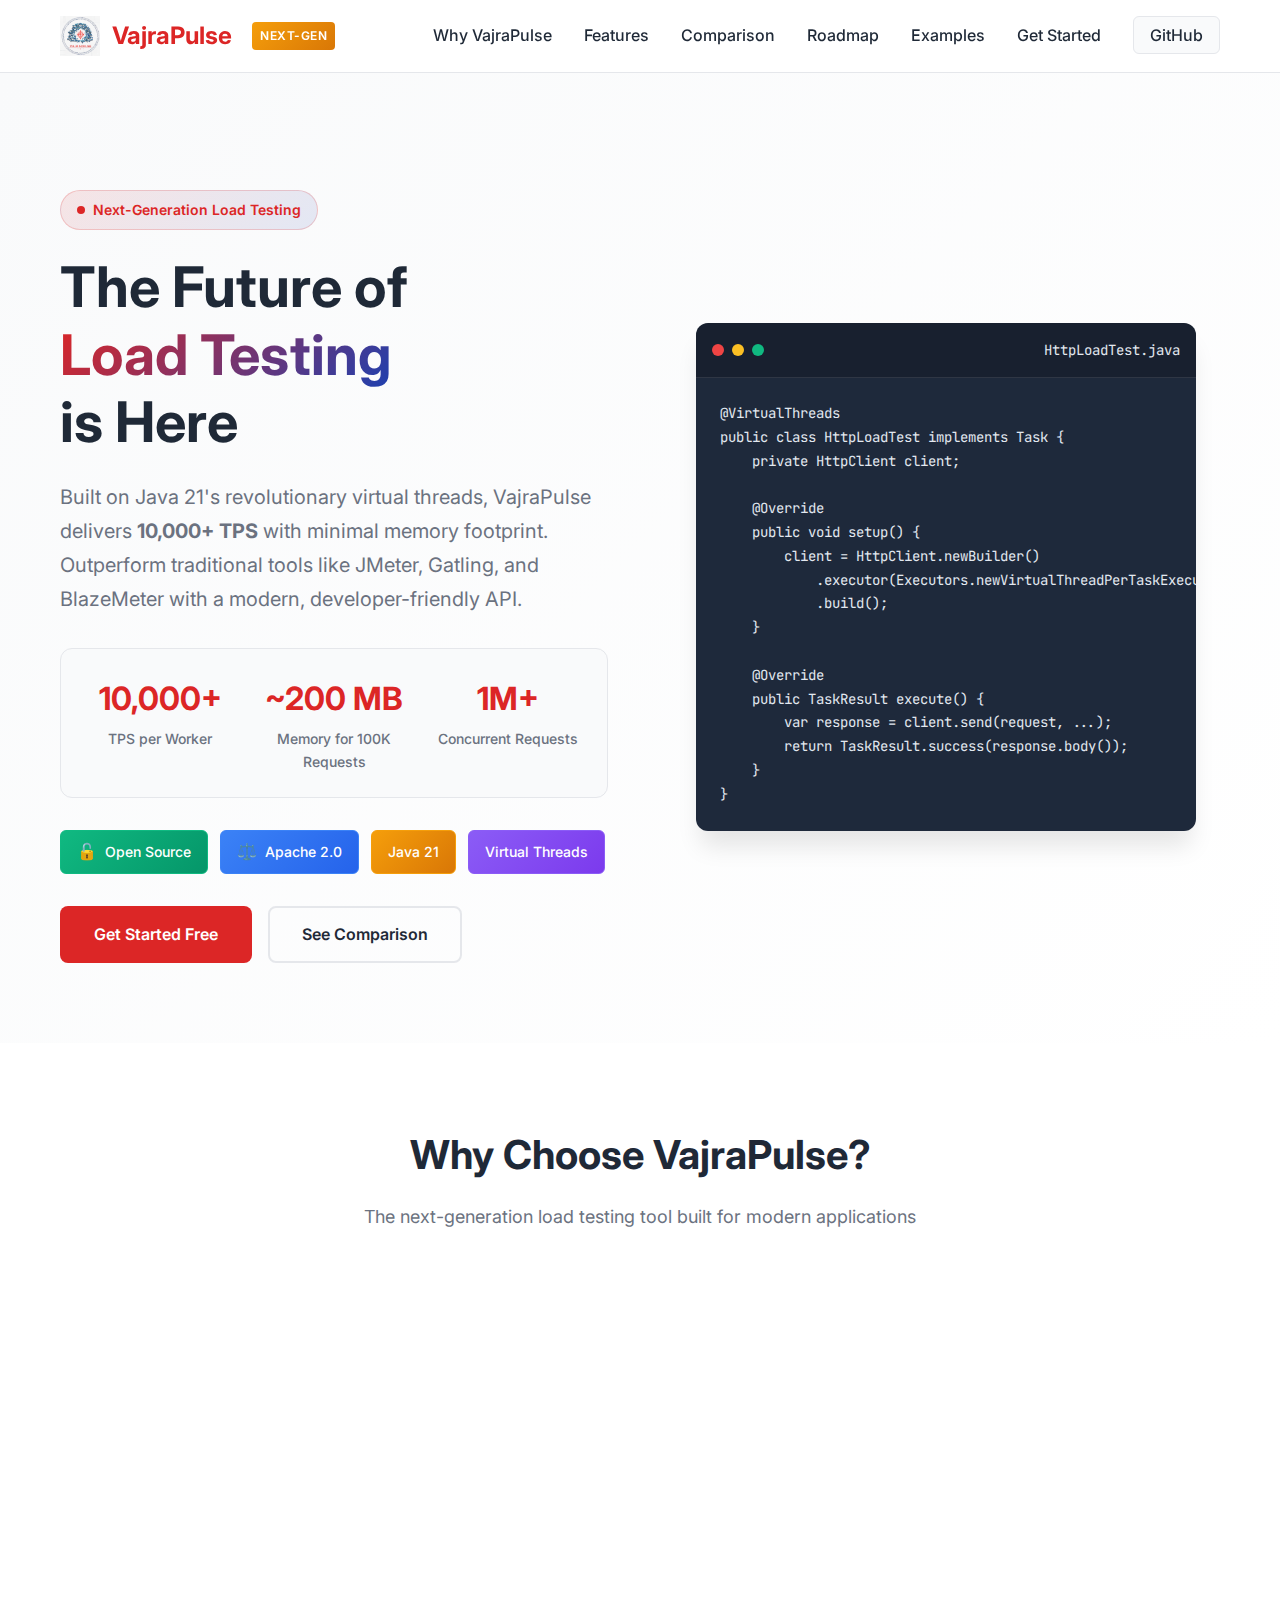
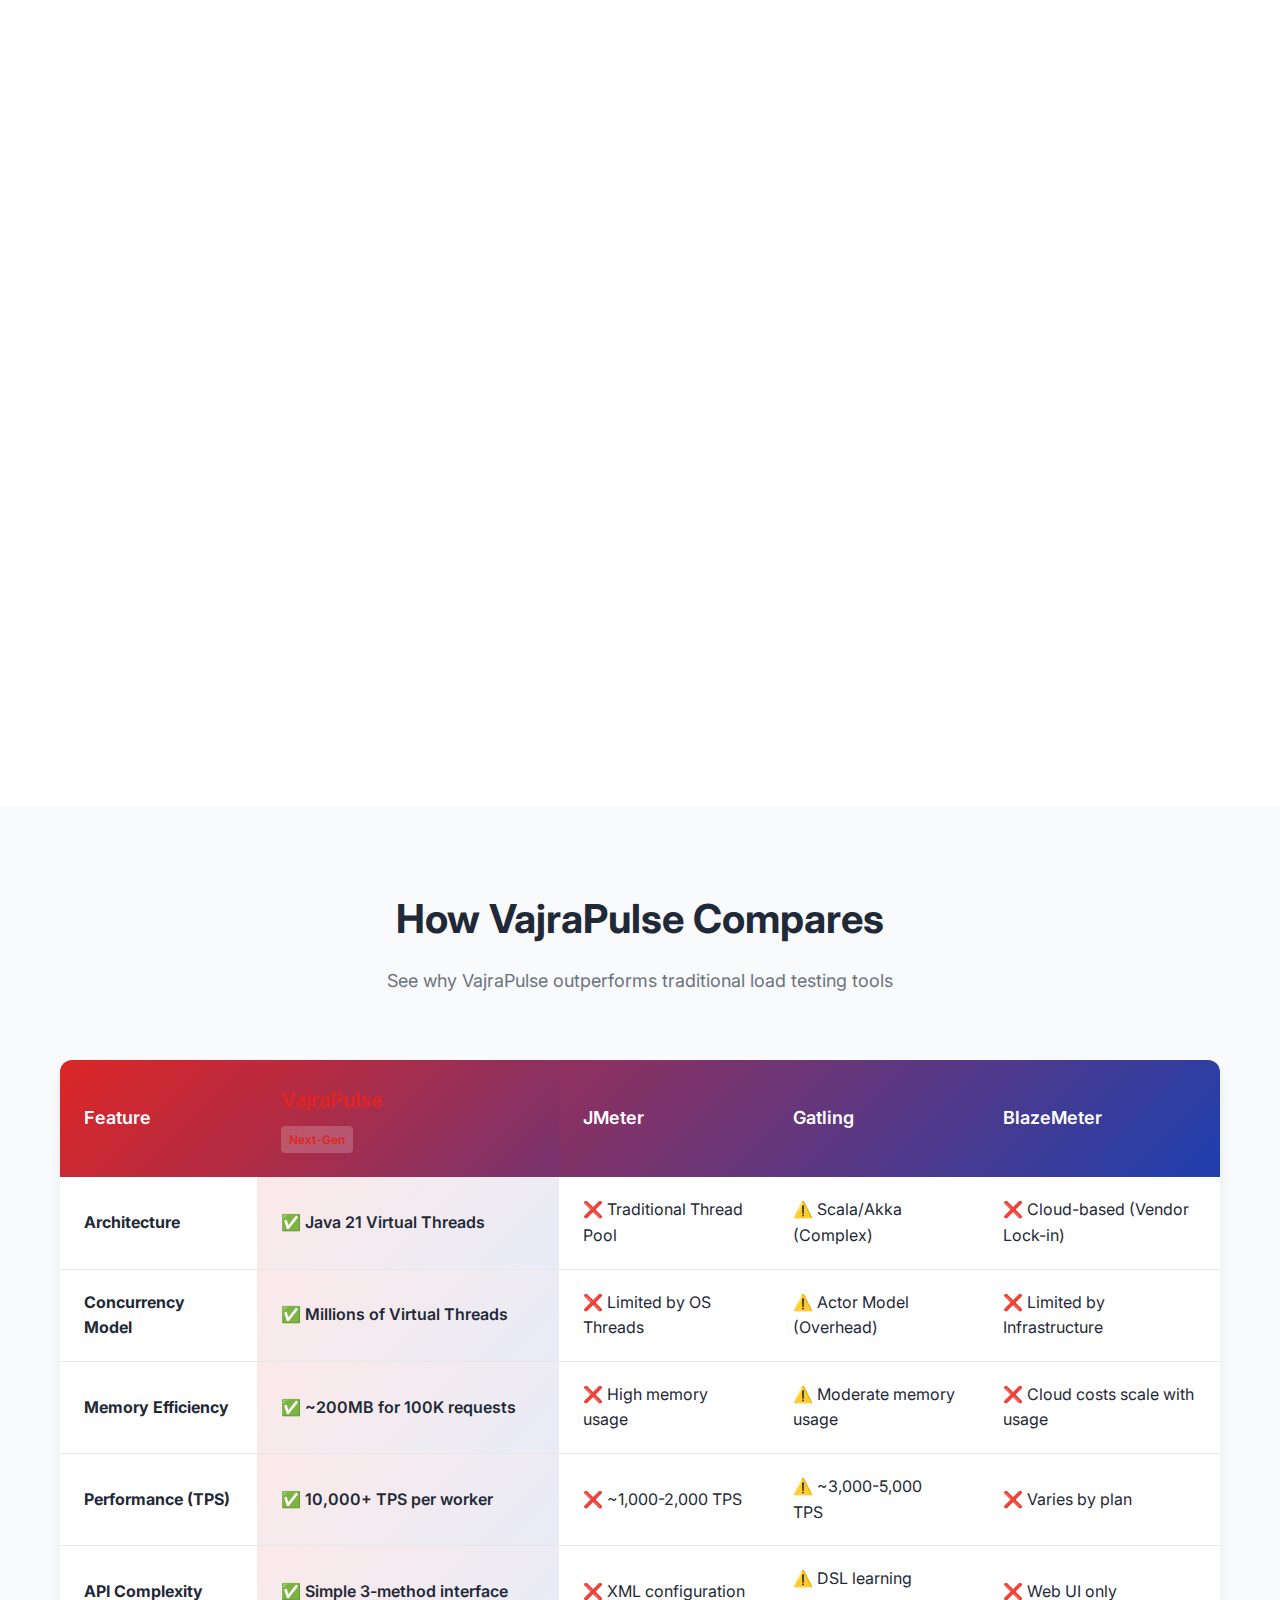
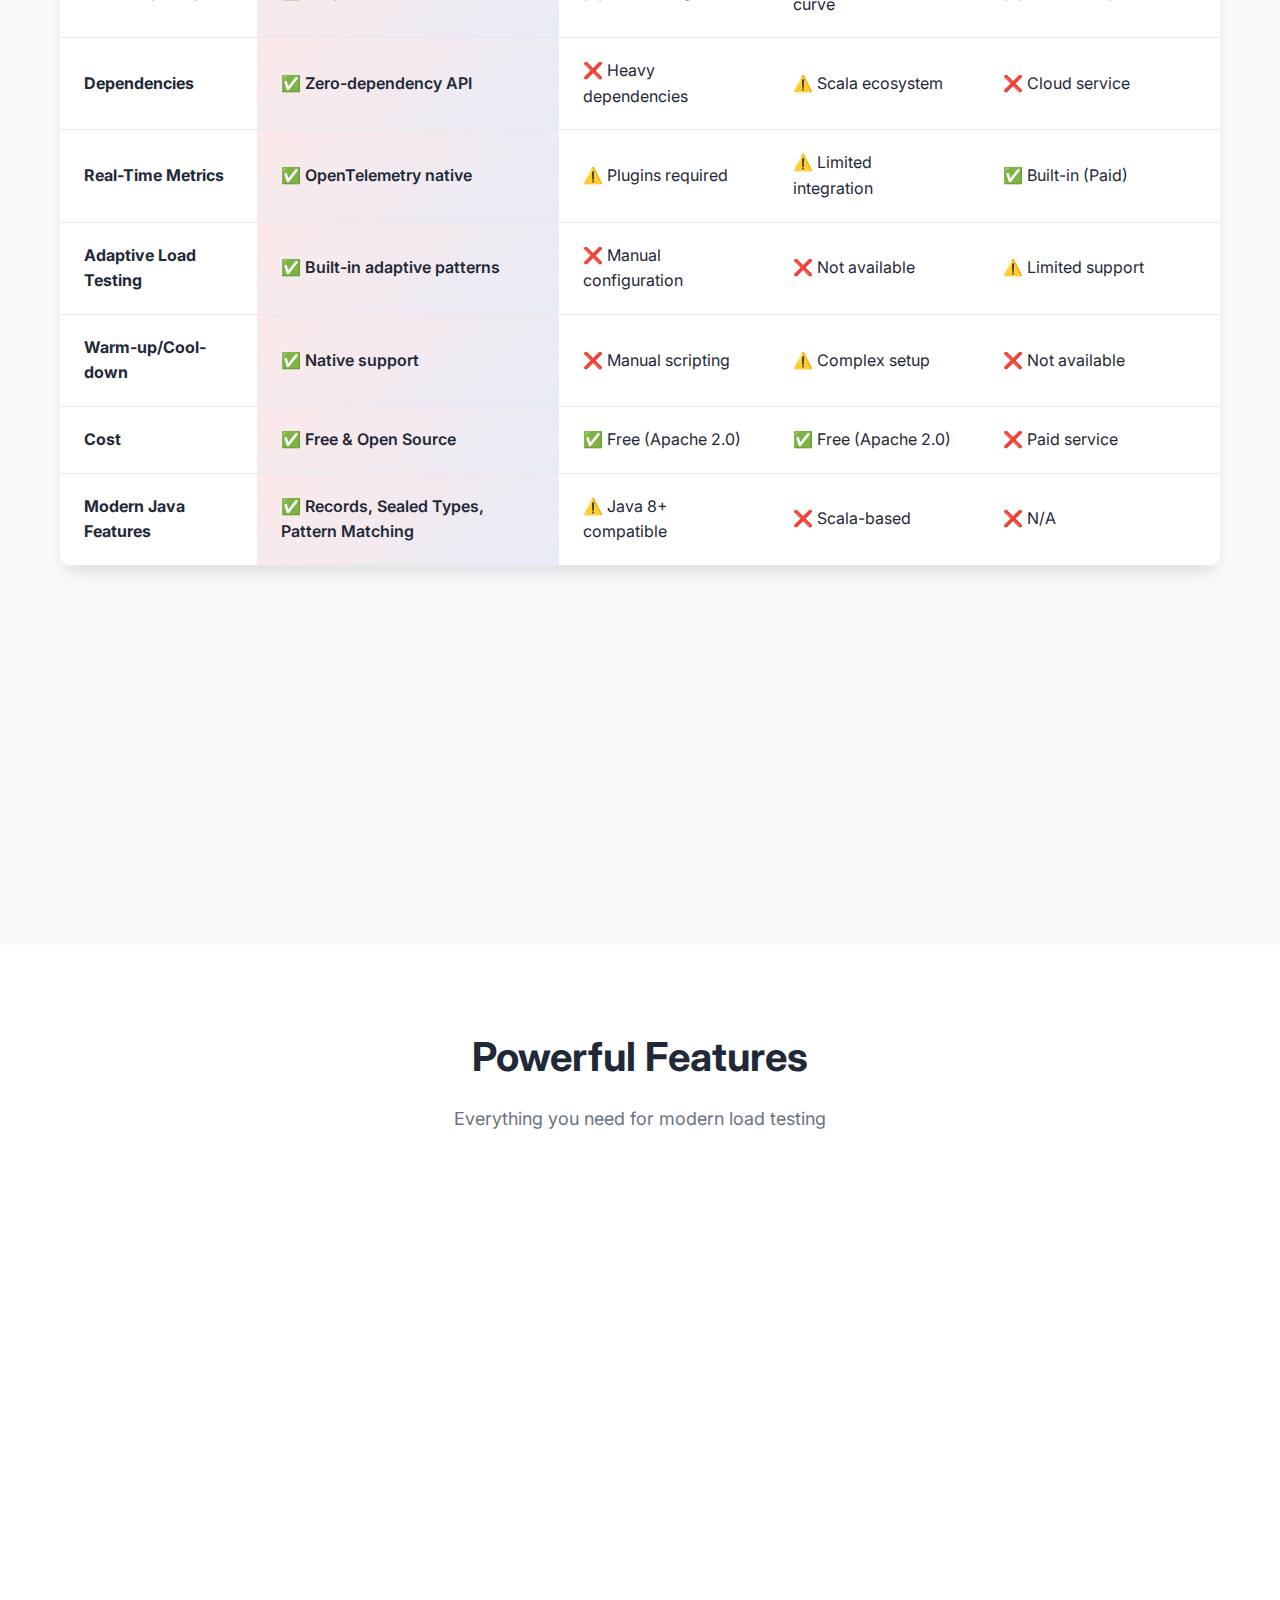
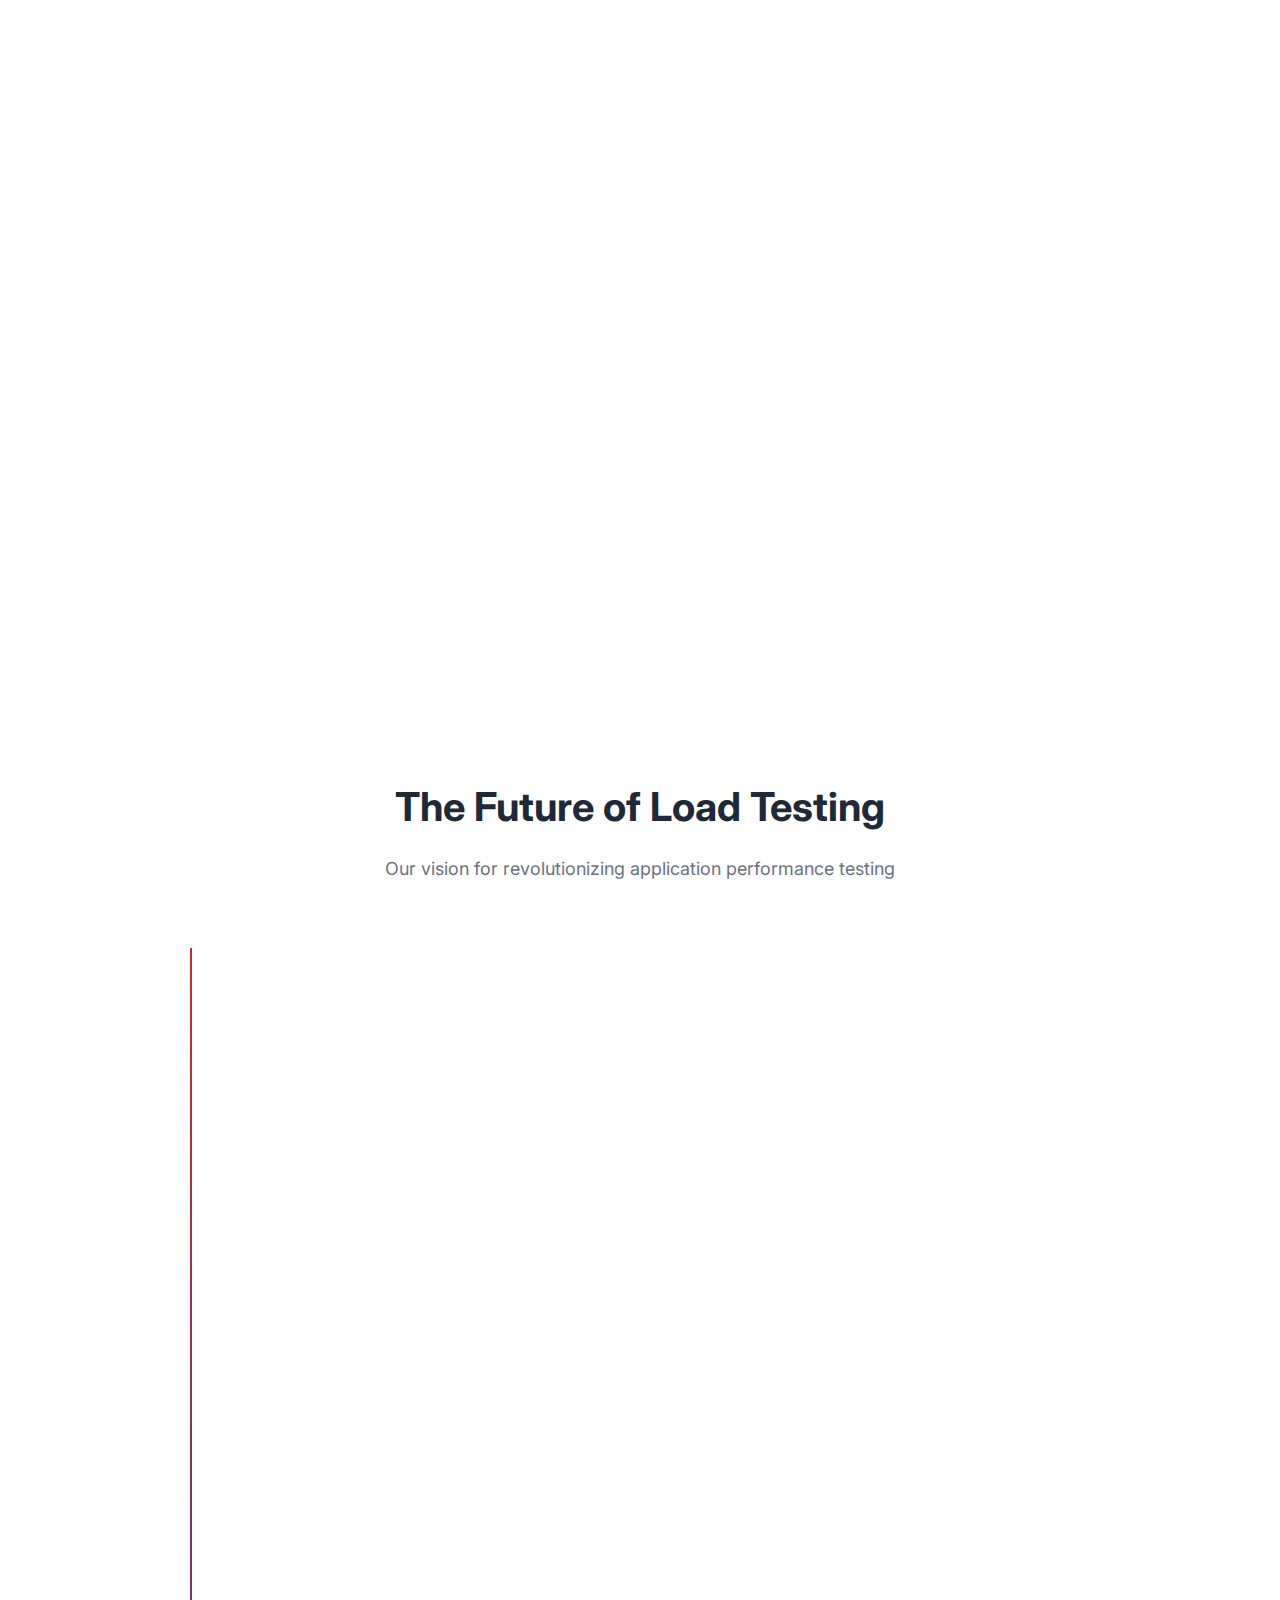
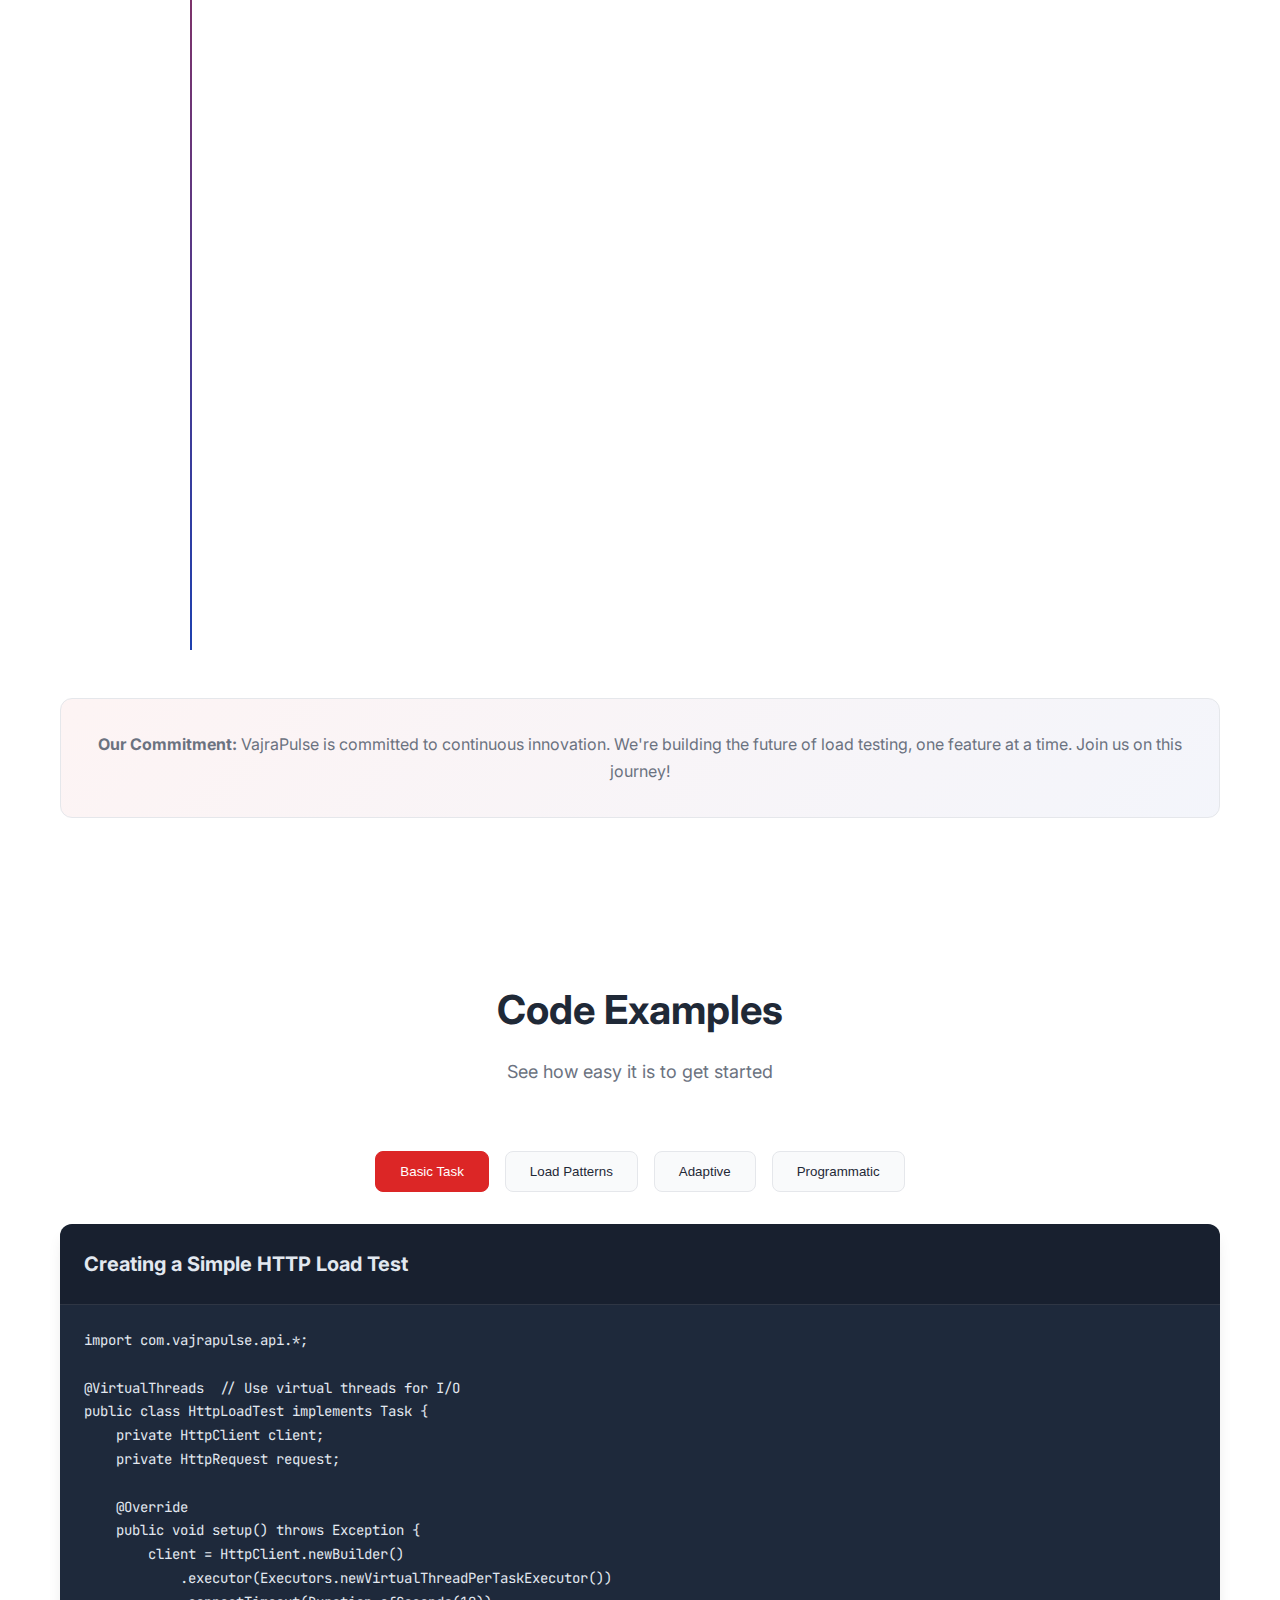
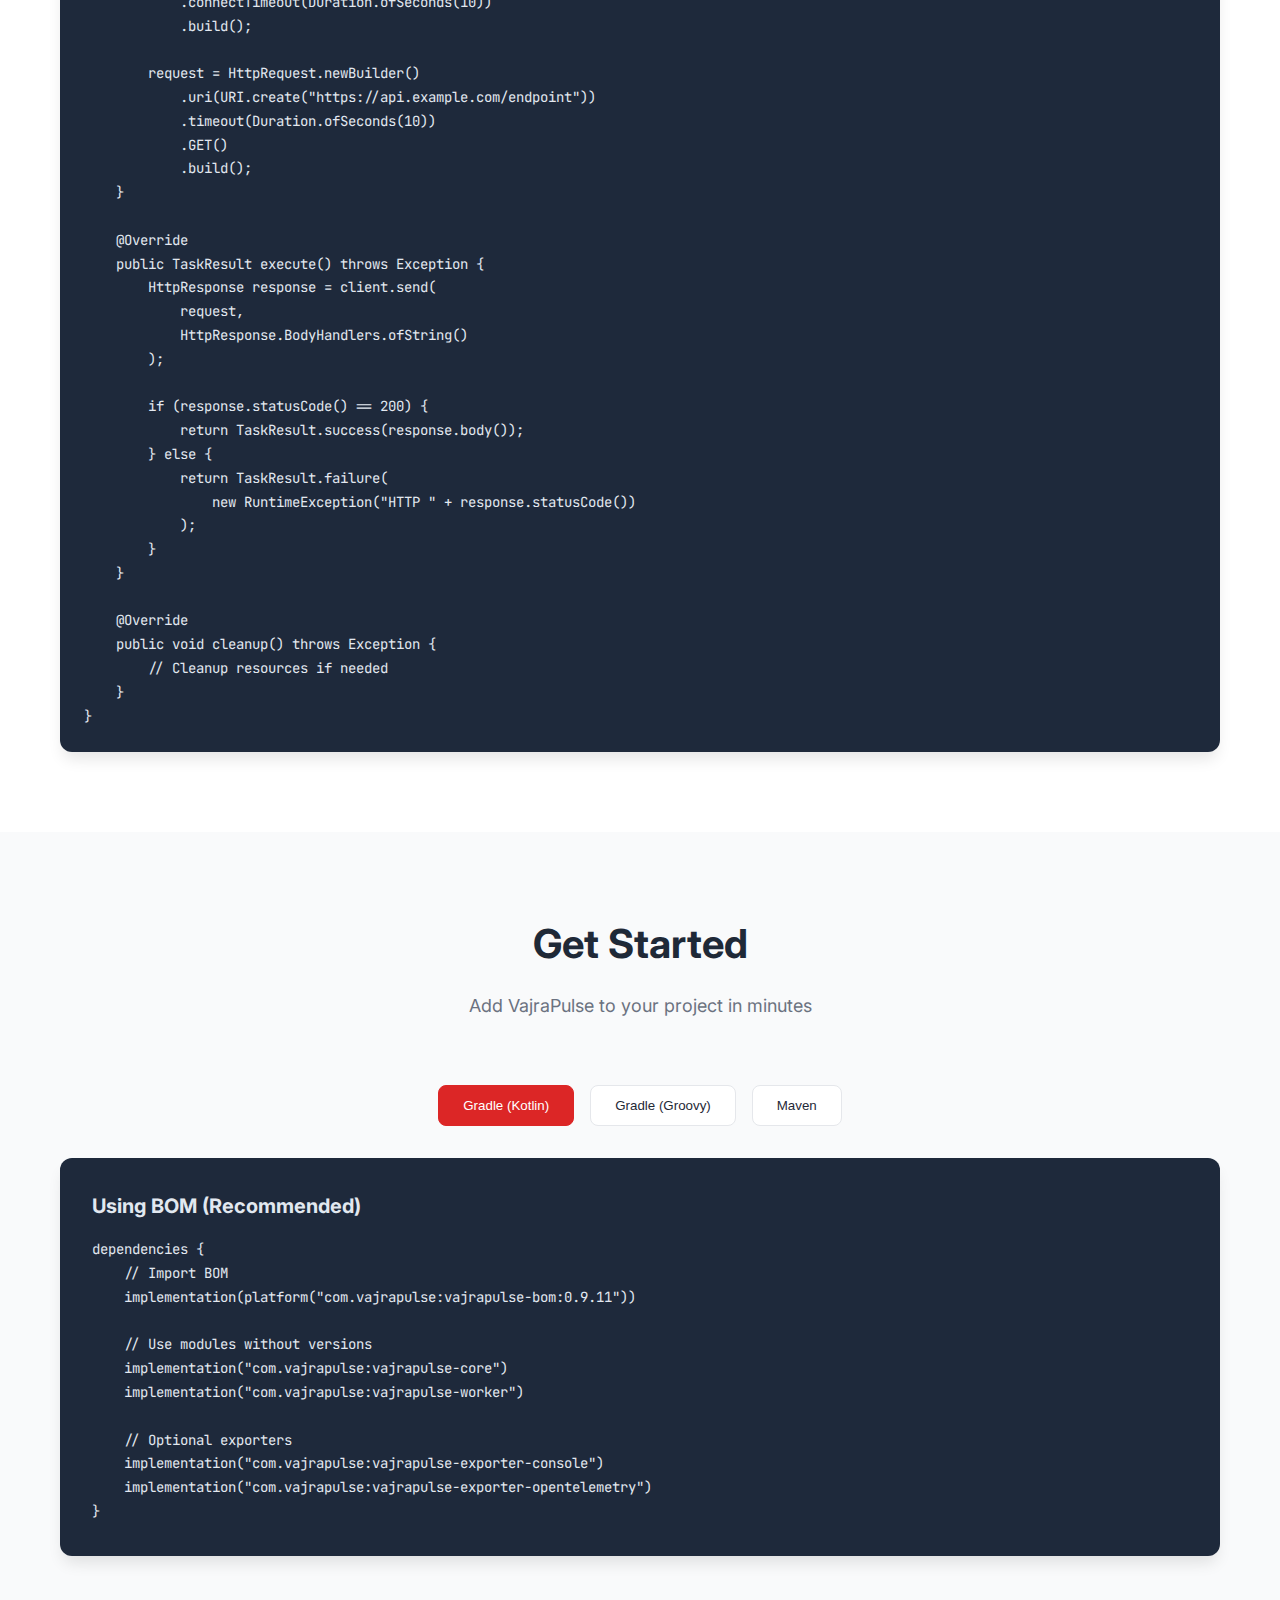
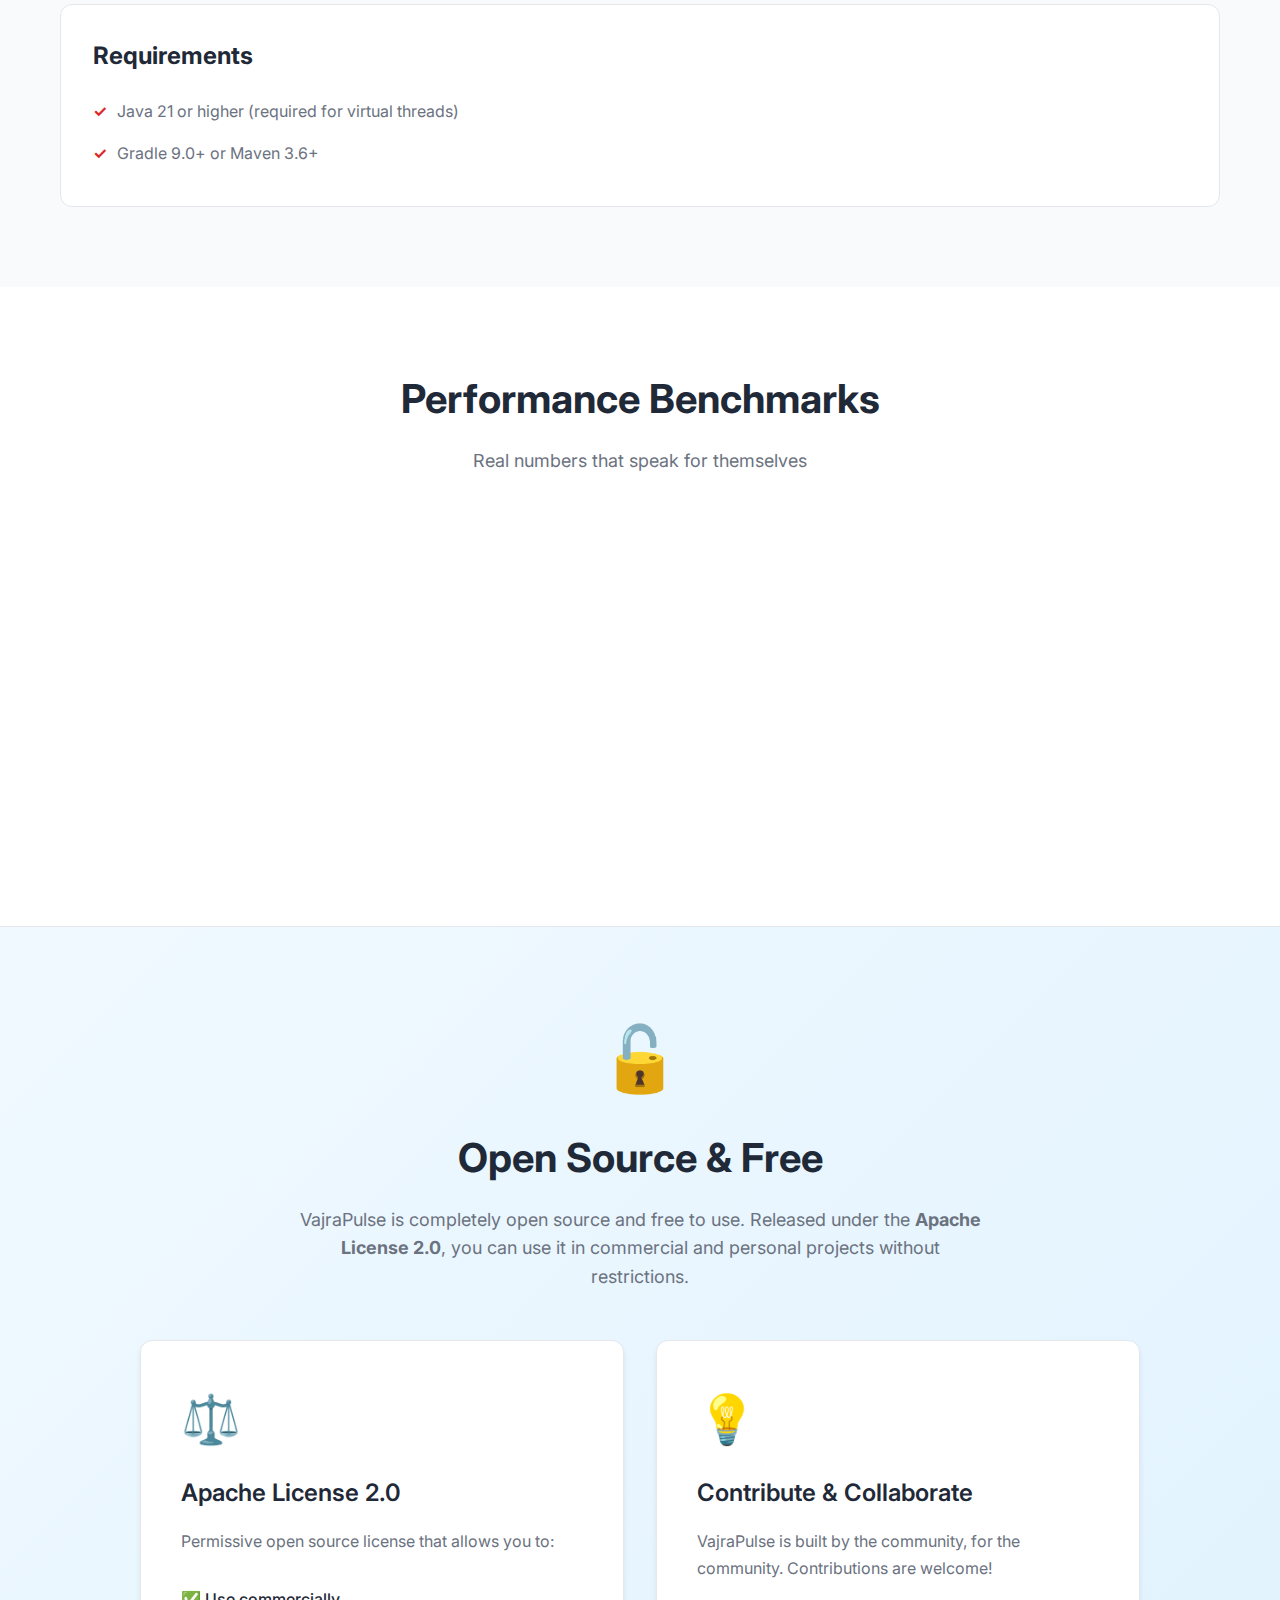
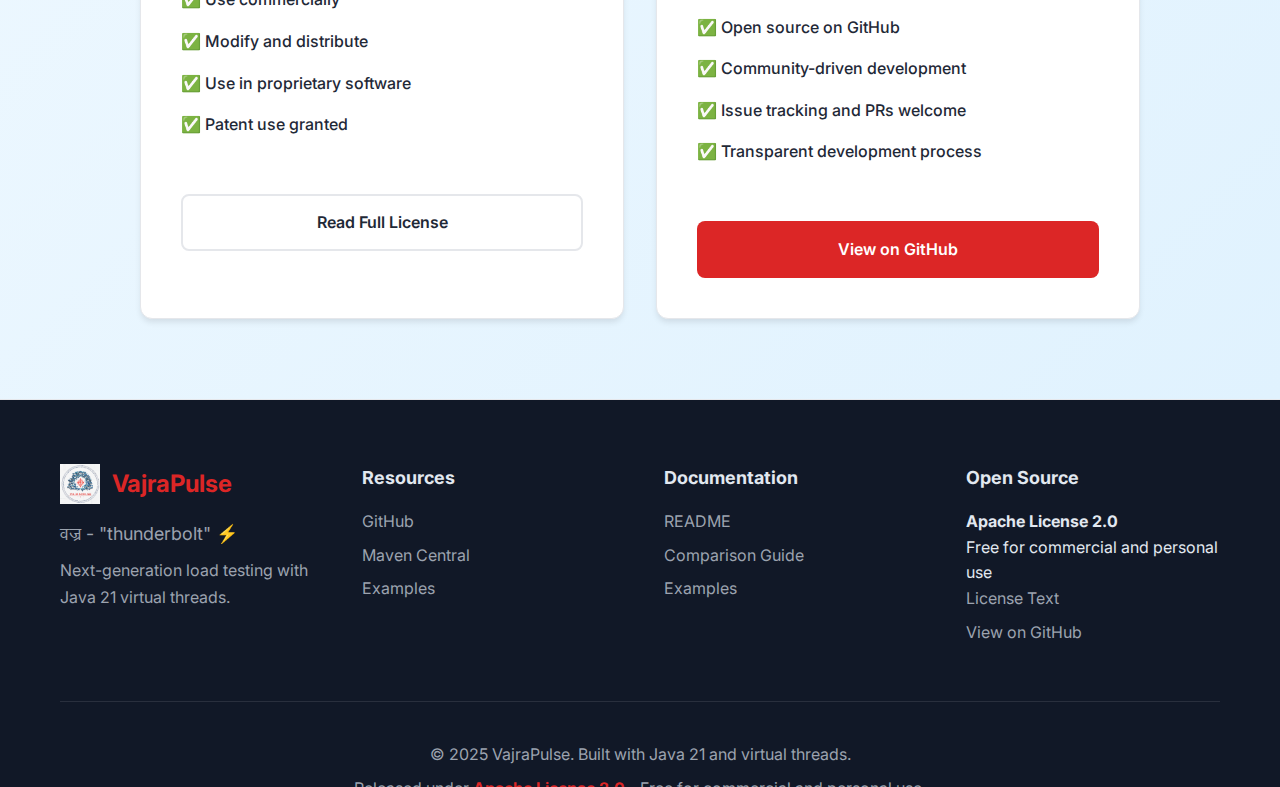
<file: docs/index.html>
<!DOCTYPE html>
<html lang="en">
<head>
    <meta charset="UTF-8">
    <meta name="viewport" content="width=device-width, initial-scale=1.0">
    <meta name="description" content="VajraPulse - The Next-Generation Load Testing Tool. Built on Java 21 virtual threads for unprecedented performance. Outperform JMeter, Gatling, and BlazeMeter with modern architecture.">
    <title>VajraPulse - Next-Generation Load Testing with Virtual Threads</title>
    
    <!-- Favicons -->
    <link rel="icon" type="image/svg+xml" href="assets/images/favicon.svg">
    <link rel="icon" type="image/png" sizes="32x32" href="assets/images/favicons/favicon-32x32.png">
    <link rel="icon" type="image/png" sizes="16x16" href="assets/images/favicons/favicon-16x16.png">
    <link rel="icon" type="image/png" sizes="48x48" href="assets/images/favicons/favicon-48x48.png">
    <link rel="apple-touch-icon" sizes="180x180" href="assets/images/favicons/apple-touch-icon.png">
    <link rel="manifest" href="assets/site.webmanifest">
    
    <link rel="stylesheet" href="assets/css/styles.css">
    <link rel="preconnect" href="https://fonts.googleapis.com">
    <link rel="preconnect" href="https://fonts.gstatic.com" crossorigin>
    <link href="https://fonts.googleapis.com/css2?family=Inter:wght@300;400;500;600;700;800&family=JetBrains+Mono:wght@400;500;600&display=swap" rel="stylesheet">
</head>
<body>
    <!-- Navigation -->
    <nav class="navbar">
        <div class="container">
            <div class="nav-content">
                <div class="logo-section">
                    <img src="assets/images/vajrapulse_logo.png" alt="VajraPulse Logo" class="logo">
                    <span class="logo-text">VajraPulse</span>
                    <span class="badge-new">Next-Gen</span>
                </div>
                <ul class="nav-links">
                    <li><a href="#why-vajrapulse">Why VajraPulse</a></li>
                    <li><a href="#features">Features</a></li>
                    <li><a href="#comparison">Comparison</a></li>
                    <li><a href="#roadmap">Roadmap</a></li>
                    <li><a href="#examples">Examples</a></li>
                    <li><a href="#getting-started">Get Started</a></li>
                    <li><a href="https://github.com/happysantoo/vajrapulse" target="_blank" rel="noopener noreferrer" class="nav-github">GitHub</a></li>
                </ul>
                <button class="mobile-menu-toggle" aria-label="Toggle menu">
                    <span></span>
                    <span></span>
                    <span></span>
                </button>
            </div>
        </div>
    </nav>

    <!-- Hero Section -->
    <section class="hero">
        <div class="container">
            <div class="hero-content">
                <div class="hero-text">
                    <div class="hero-badge-new">
                        <span class="pulse-dot"></span>
                        Next-Generation Load Testing
                    </div>
                    <h1 class="hero-title">
                        The Future of<br>
                        <span class="gradient-text">Load Testing</span><br>
                        is Here
                    </h1>
                    <p class="hero-subtitle">
                        Built on Java 21's revolutionary virtual threads, VajraPulse delivers <strong>10,000+ TPS</strong> with minimal memory footprint. 
                        Outperform traditional tools like JMeter, Gatling, and BlazeMeter with a modern, developer-friendly API.
                    </p>
                    <div class="hero-stats">
                        <div class="stat-item">
                            <div class="stat-number">10,000+</div>
                            <div class="stat-label">TPS per Worker</div>
                        </div>
                        <div class="stat-item">
                            <div class="stat-number">~200 MB</div>
                            <div class="stat-label">Memory for 100K Requests</div>
                        </div>
                        <div class="stat-item">
                            <div class="stat-number">1M+</div>
                            <div class="stat-label">Concurrent Requests</div>
                        </div>
                    </div>
                    <div class="hero-badges">
                        <span class="badge badge-open-source">
                            <span class="badge-icon">🔓</span>
                            Open Source
                        </span>
                        <span class="badge badge-license">
                            <span class="badge-icon">⚖️</span>
                            Apache 2.0
                        </span>
                        <span class="badge badge-java21">Java 21</span>
                        <span class="badge badge-virtual">Virtual Threads</span>
                    </div>
                    <div class="hero-cta">
                        <a href="#getting-started" class="btn btn-primary">Get Started Free</a>
                        <a href="#comparison" class="btn btn-secondary">See Comparison</a>
                    </div>
                </div>
                <div class="hero-visual">
                    <div class="code-preview">
                        <div class="code-header">
                            <span class="code-dot"></span>
                            <span class="code-dot"></span>
                            <span class="code-dot"></span>
                            <span class="code-title">HttpLoadTest.java</span>
                        </div>
                        <pre><code>@VirtualThreads
public class HttpLoadTest implements Task {
    private HttpClient client;
    
    @Override
    public void setup() {
        client = HttpClient.newBuilder()
            .executor(Executors.newVirtualThreadPerTaskExecutor())
            .build();
    }
    
    @Override
    public TaskResult execute() {
        var response = client.send(request, ...);
        return TaskResult.success(response.body());
    }
}</code></pre>
                    </div>
                </div>
            </div>
        </div>
    </section>

    <!-- Why VajraPulse Section -->
    <section id="why-vajrapulse" class="why-section">
        <div class="container">
            <div class="section-header">
                <h2 class="section-title">Why Choose VajraPulse?</h2>
                <p class="section-subtitle">The next-generation load testing tool built for modern applications</p>
            </div>
            
            <div class="why-grid">
                <div class="why-card featured">
                    <div class="why-icon">⚡</div>
                    <h3>Revolutionary Performance</h3>
                    <p>Leverage Java 21's Project Loom virtual threads for millions of concurrent operations. Achieve 10,000+ TPS with just ~200MB memory - a fraction of what traditional tools require.</p>
                    <ul class="why-features">
                        <li>Virtual threads for massive concurrency</li>
                        <li>Minimal memory footprint</li>
                        <li>Zero thread pool overhead</li>
                    </ul>
                </div>
                
                <div class="why-card">
                    <div class="why-icon">🚀</div>
                    <h3>Modern Java Architecture</h3>
                    <p>Built exclusively for Java 21+ with records, sealed types, pattern matching, and virtual threads. No legacy baggage, just modern, efficient code.</p>
                    <ul class="why-features">
                        <li>Java 21+ only</li>
                        <li>Zero-dependency API</li>
                        <li>Clean, type-safe design</li>
                    </ul>
                </div>
                
                <div class="why-card">
                    <div class="why-icon">📊</div>
                    <h3>Real-Time Observability</h3>
                    <p>OpenTelemetry integration for real-time metrics and distributed tracing. Export to Grafana, Prometheus, Jaeger, or any OTEL-compatible backend.</p>
                    <ul class="why-features">
                        <li>Live metrics during execution</li>
                        <li>OpenTelemetry native</li>
                        <li>Rich percentile calculations</li>
                    </ul>
                </div>
                
                <div class="why-card">
                    <div class="why-icon">🎯</div>
                    <h3>Developer-Friendly API</h3>
                    <p>Simple Task interface - just implement setup(), execute(), and cleanup(). No complex configuration files or XML. Pure Java code.</p>
                    <ul class="why-features">
                        <li>Simple 3-method interface</li>
                        <li>No XML configuration</li>
                        <li>Type-safe and testable</li>
                    </ul>
                </div>
                
                <div class="why-card">
                    <div class="why-icon">🔄</div>
                    <h3>Advanced Load Patterns</h3>
                    <p>Six built-in patterns plus adaptive load testing. Model any real-world scenario with warm-up/cool-down phases for accurate measurements.</p>
                    <ul class="why-features">
                        <li>Static, Ramp, Step, Spike, Sine</li>
                        <li>Adaptive load patterns</li>
                        <li>Warm-up/Cool-down support</li>
                    </ul>
                </div>
                
                <div class="why-card">
                    <div class="why-icon">✅</div>
                    <h3>Production Ready</h3>
                    <p>Comprehensive test coverage (≥90%), battle-tested patterns, and production-grade reliability. Ready for enterprise workloads.</p>
                    <ul class="why-features">
                        <li>≥90% test coverage</li>
                        <li>Zero flakiness</li>
                        <li>Enterprise-grade quality</li>
                    </ul>
                </div>
            </div>
        </div>
    </section>

    <!-- Comparison Section -->
    <section id="comparison" class="comparison-section">
        <div class="container">
            <div class="section-header">
                <h2 class="section-title">How VajraPulse Compares</h2>
                <p class="section-subtitle">See why VajraPulse outperforms traditional load testing tools</p>
            </div>
            
            <div class="comparison-table-wrapper">
                <table class="comparison-table">
                    <thead>
                        <tr>
                            <th>Feature</th>
                            <th class="vajrapulse-col">
                                <div class="tool-logo">VajraPulse</div>
                                <div class="tool-badge">Next-Gen</div>
                            </th>
                            <th>JMeter</th>
                            <th>Gatling</th>
                            <th>BlazeMeter</th>
                        </tr>
                    </thead>
                    <tbody>
                        <tr>
                            <td><strong>Architecture</strong></td>
                            <td class="vajrapulse-col">✅ Java 21 Virtual Threads</td>
                            <td>❌ Traditional Thread Pool</td>
                            <td>⚠️ Scala/Akka (Complex)</td>
                            <td>❌ Cloud-based (Vendor Lock-in)</td>
                        </tr>
                        <tr>
                            <td><strong>Concurrency Model</strong></td>
                            <td class="vajrapulse-col">✅ Millions of Virtual Threads</td>
                            <td>❌ Limited by OS Threads</td>
                            <td>⚠️ Actor Model (Overhead)</td>
                            <td>❌ Limited by Infrastructure</td>
                        </tr>
                        <tr>
                            <td><strong>Memory Efficiency</strong></td>
                            <td class="vajrapulse-col">✅ ~200MB for 100K requests</td>
                            <td>❌ High memory usage</td>
                            <td>⚠️ Moderate memory usage</td>
                            <td>❌ Cloud costs scale with usage</td>
                        </tr>
                        <tr>
                            <td><strong>Performance (TPS)</strong></td>
                            <td class="vajrapulse-col">✅ 10,000+ TPS per worker</td>
                            <td>❌ ~1,000-2,000 TPS</td>
                            <td>⚠️ ~3,000-5,000 TPS</td>
                            <td>❌ Varies by plan</td>
                        </tr>
                        <tr>
                            <td><strong>API Complexity</strong></td>
                            <td class="vajrapulse-col">✅ Simple 3-method interface</td>
                            <td>❌ XML configuration</td>
                            <td>⚠️ DSL learning curve</td>
                            <td>❌ Web UI only</td>
                        </tr>
                        <tr>
                            <td><strong>Dependencies</strong></td>
                            <td class="vajrapulse-col">✅ Zero-dependency API</td>
                            <td>❌ Heavy dependencies</td>
                            <td>⚠️ Scala ecosystem</td>
                            <td>❌ Cloud service</td>
                        </tr>
                        <tr>
                            <td><strong>Real-Time Metrics</strong></td>
                            <td class="vajrapulse-col">✅ OpenTelemetry native</td>
                            <td>⚠️ Plugins required</td>
                            <td>⚠️ Limited integration</td>
                            <td>✅ Built-in (Paid)</td>
                        </tr>
                        <tr>
                            <td><strong>Adaptive Load Testing</strong></td>
                            <td class="vajrapulse-col">✅ Built-in adaptive patterns</td>
                            <td>❌ Manual configuration</td>
                            <td>❌ Not available</td>
                            <td>⚠️ Limited support</td>
                        </tr>
                        <tr>
                            <td><strong>Warm-up/Cool-down</strong></td>
                            <td class="vajrapulse-col">✅ Native support</td>
                            <td>❌ Manual scripting</td>
                            <td>⚠️ Complex setup</td>
                            <td>❌ Not available</td>
                        </tr>
                        <tr>
                            <td><strong>Cost</strong></td>
                            <td class="vajrapulse-col">✅ Free & Open Source</td>
                            <td>✅ Free (Apache 2.0)</td>
                            <td>✅ Free (Apache 2.0)</td>
                            <td>❌ Paid service</td>
                        </tr>
                        <tr>
                            <td><strong>Modern Java Features</strong></td>
                            <td class="vajrapulse-col">✅ Records, Sealed Types, Pattern Matching</td>
                            <td>⚠️ Java 8+ compatible</td>
                            <td>❌ Scala-based</td>
                            <td>❌ N/A</td>
                        </tr>
                    </tbody>
                </table>
            </div>
            
            <div class="comparison-highlights">
                <div class="highlight-card">
                    <div class="highlight-icon">🏆</div>
                    <h3>Performance Leader</h3>
                    <p>5-10x better TPS than traditional tools with minimal resource usage</p>
                </div>
                <div class="highlight-card">
                    <div class="highlight-icon">💡</div>
                    <h3>Modern Architecture</h3>
                    <p>Built for Java 21+ with cutting-edge virtual threads technology</p>
                </div>
                <div class="highlight-card">
                    <div class="highlight-icon">🔧</div>
                    <h3>Developer Experience</h3>
                    <p>Simplest API in the industry - get started in minutes, not hours</p>
                </div>
            </div>
        </div>
    </section>

    <!-- Features Section -->
    <section id="features" class="features">
        <div class="container">
            <div class="section-header">
                <h2 class="section-title">Powerful Features</h2>
                <p class="section-subtitle">Everything you need for modern load testing</p>
            </div>
            
            <div class="features-grid">
                <div class="feature-card">
                    <div class="feature-icon">⚡</div>
                    <h3>Virtual Threads</h3>
                    <p>Leverage Java 21's Project Loom for millions of concurrent operations with minimal memory overhead. Perfect for I/O-bound load tests.</p>
                </div>
                
                <div class="feature-card">
                    <div class="feature-icon">📊</div>
                    <h3>Flexible Load Patterns</h3>
                    <p>Six built-in patterns: Static, Ramp-up, Ramp-sustain, Step, Spike, and Sine wave. Plus adaptive load patterns that adjust based on system response.</p>
                </div>
                
                <div class="feature-card">
                    <div class="feature-icon">📈</div>
                    <h3>Real-Time Metrics</h3>
                    <p>OpenTelemetry integration with live metrics during execution. Export to Grafana, Prometheus, Jaeger, or any OTEL-compatible backend.</p>
                </div>
                
                <div class="feature-card">
                    <div class="feature-icon">🔌</div>
                    <h3>Simple API</h3>
                    <p>Just implement the Task interface with setup(), execute(), and cleanup(). The framework handles the rest. No XML, no complex configuration.</p>
                </div>
                
                <div class="feature-card">
                    <div class="feature-icon">🎯</div>
                    <h3>Thread Strategy</h3>
                    <p>Choose virtual threads for I/O-bound tasks or platform threads for CPU-intensive workloads. Annotate and go - @VirtualThreads or @PlatformThreads.</p>
                </div>
                
                <div class="feature-card">
                    <div class="feature-icon">🔄</div>
                    <h3>Adaptive Load Testing</h3>
                    <p>Intelligent load patterns that automatically adjust based on system response. Find optimal performance thresholds automatically.</p>
                </div>
                
                <div class="feature-card">
                    <div class="feature-icon">🌡️</div>
                    <h3>Warm-up & Cool-down</h3>
                    <p>Built-in support for warm-up and cool-down phases. Metrics are only recorded during steady-state for accurate measurements.</p>
                </div>
                
                <div class="feature-card">
                    <div class="feature-icon">📦</div>
                    <h3>Minimal Dependencies</h3>
                    <p>Core API has zero dependencies. Full framework weighs in at just ~1.6MB. Every dependency is justified and minimal.</p>
                </div>
                
                <div class="feature-card">
                    <div class="feature-icon">✅</div>
                    <h3>Production Ready</h3>
                    <p>Comprehensive test coverage (≥90%), OpenTelemetry integration, and battle-tested patterns. Ready for production workloads.</p>
                </div>
            </div>
        </div>
    </section>

    <!-- Roadmap Section -->
    <section id="roadmap" class="roadmap-section">
        <div class="container">
            <div class="section-header">
                <h2 class="section-title">The Future of Load Testing</h2>
                <p class="section-subtitle">Our vision for revolutionizing application performance testing</p>
            </div>
            
            <div class="roadmap-timeline">
                <div class="roadmap-item">
                    <div class="roadmap-phase">Phase 1: Foundation</div>
                    <div class="roadmap-status completed">✅ Completed</div>
                    <h3>Core Platform</h3>
                    <ul>
                        <li>✅ Java 21 virtual threads integration</li>
                        <li>✅ Multiple load patterns</li>
                        <li>✅ OpenTelemetry support</li>
                        <li>✅ Simple Task API</li>
                        <li>✅ Comprehensive test coverage</li>
                    </ul>
                </div>
                
                <div class="roadmap-item">
                    <div class="roadmap-phase">Phase 2: Collaboration</div>
                    <div class="roadmap-status planned">📋 Planned</div>
                    <h3>Team & CI/CD Integration</h3>
                    <ul>
                        <li>📋 Shared test repositories</li>
                        <li>📋 Team collaboration features</li>
                        <li>📋 Enhanced CI/CD integrations</li>
                        <li>📋 Test result sharing & comparison</li>
                        <li>📋 Performance regression tracking</li>
                    </ul>
                </div>
                
                <div class="roadmap-item">
                    <div class="roadmap-phase">Phase 3: Ecosystem</div>
                    <div class="roadmap-status planned">📋 Planned</div>
                    <h3>Enhanced Protocol Support</h3>
                    <ul>
                        <li>📋 gRPC load testing</li>
                        <li>📋 WebSocket stress testing</li>
                        <li>📋 GraphQL performance testing</li>
                        <li>📋 Database load testing</li>
                        <li>📋 Message queue testing (Kafka, RabbitMQ)</li>
                    </ul>
                </div>
            </div>
            
            <div class="roadmap-note">
                <p><strong>Our Commitment:</strong> VajraPulse is committed to continuous innovation. We're building the future of load testing, one feature at a time. Join us on this journey!</p>
            </div>
        </div>
    </section>

    <!-- Code Examples Section -->
    <section id="examples" class="examples">
        <div class="container">
            <div class="section-header">
                <h2 class="section-title">Code Examples</h2>
                <p class="section-subtitle">See how easy it is to get started</p>
            </div>
            
            <div class="examples-tabs">
                <button class="tab-btn active" data-tab="basic">Basic Task</button>
                <button class="tab-btn" data-tab="patterns">Load Patterns</button>
                <button class="tab-btn" data-tab="adaptive">Adaptive</button>
                <button class="tab-btn" data-tab="programmatic">Programmatic</button>
            </div>
            
            <div class="tab-content active" id="basic">
                <div class="example-card">
                    <h3>Creating a Simple HTTP Load Test</h3>
                    <pre><code>import com.vajrapulse.api.*;

@VirtualThreads  // Use virtual threads for I/O
public class HttpLoadTest implements Task {
    private HttpClient client;
    private HttpRequest request;
    
    @Override
    public void setup() throws Exception {
        client = HttpClient.newBuilder()
            .executor(Executors.newVirtualThreadPerTaskExecutor())
            .connectTimeout(Duration.ofSeconds(10))
            .build();
        
        request = HttpRequest.newBuilder()
            .uri(URI.create("https://api.example.com/endpoint"))
            .timeout(Duration.ofSeconds(10))
            .GET()
            .build();
    }
    
    @Override
    public TaskResult execute() throws Exception {
        HttpResponse<String> response = client.send(
            request, 
            HttpResponse.BodyHandlers.ofString()
        );
        
        if (response.statusCode() == 200) {
            return TaskResult.success(response.body());
        } else {
            return TaskResult.failure(
                new RuntimeException("HTTP " + response.statusCode())
            );
        }
    }
    
    @Override
    public void cleanup() throws Exception {
        // Cleanup resources if needed
    }
}</code></pre>
                </div>
            </div>
            
            <div class="tab-content" id="patterns">
                <div class="example-card">
                    <h3>Load Pattern Examples</h3>
                    <pre><code>import com.vajrapulse.api.*;
import java.time.Duration;

// Static: Constant TPS
LoadPattern staticPattern = new StaticLoad(
    100.0, 
    Duration.ofMinutes(5)
);

// Ramp-up: Linear increase from 0 to max
LoadPattern rampPattern = new RampUpLoad(
    500.0, 
    Duration.ofSeconds(30)
);

// Ramp-sustain: Ramp then maintain
LoadPattern rampSustain = new RampUpToMaxLoad(
    500.0, 
    Duration.ofSeconds(30),  // ramp duration
    Duration.ofMinutes(5)      // total duration
);

// Step: Discrete phases
LoadPattern stepPattern = new StepLoad(List.of(
    new StepLoad.Step(50.0, Duration.ofSeconds(30)),
    new StepLoad.Step(200.0, Duration.ofMinutes(1)),
    new StepLoad.Step(500.0, Duration.ofMinutes(2))
));

// Sine: Smooth oscillation
LoadPattern sinePattern = new SineWaveLoad(
    300.0,                    // mean rate
    150.0,                     // amplitude
    Duration.ofMinutes(3),     // total duration
    Duration.ofSeconds(20)     // period
);

// Spike: Periodic bursts
LoadPattern spikePattern = new SpikeLoad(
    200.0,                     // base rate
    800.0,                     // spike rate
    Duration.ofMinutes(2),     // total duration
    Duration.ofSeconds(15),    // spike interval
    Duration.ofSeconds(3)      // spike duration
);

// With Warm-up and Cool-down
LoadPattern pattern = new WarmupCooldownLoadPattern(
    basePattern,
    Duration.ofSeconds(30),  // Warm-up
    Duration.ofSeconds(10)   // Cool-down
);</code></pre>
                </div>
            </div>
            
            <div class="tab-content" id="adaptive">
                <div class="example-card">
                    <h3>Adaptive Load Testing</h3>
                    <pre><code>import com.vajrapulse.api.*;

// Adaptive load pattern that adjusts based on system response
LoadPattern adaptivePattern = new AdaptiveLoadPattern.Builder()
    .initialTps(50.0)
    .maxTps(1000.0)
    .minTps(10.0)
    .rampUpDuration(Duration.ofMinutes(2))
    .steadyStateDuration(Duration.ofMinutes(10))
    .rampDownDuration(Duration.ofMinutes(1))
    .targetLatency(Duration.ofMillis(200))
    .maxLatency(Duration.ofMillis(1000))
    .targetErrorRate(0.01)  // 1% error rate
    .maxErrorRate(0.05)     // 5% max error rate
    .adjustmentInterval(Duration.ofSeconds(10))
    .build();

// The pattern automatically:
// - Increases TPS when system performs well
// - Decreases TPS when latency/errors exceed thresholds
// - Finds optimal performance point
// - Provides detailed phase information</code></pre>
                </div>
            </div>
            
            <div class="tab-content" id="programmatic">
                <div class="example-card">
                    <h3>Programmatic Execution</h3>
                    <pre><code>import com.vajrapulse.api.*;
import com.vajrapulse.exporter.console.ConsoleMetricsExporter;
import com.vajrapulse.worker.pipeline.MetricsPipeline;
import java.time.Duration;

public class LoadTestRunner {
    public static void main(String[] args) throws Exception {
        // Create your task
        HttpLoadTest task = new HttpLoadTest();
        
        // Define load pattern
        LoadPattern pattern = new StaticLoad(
            100.0, 
            Duration.ofSeconds(30)
        );
        
        // Build metrics pipeline with exporters
        try (MetricsPipeline pipeline = MetricsPipeline.builder()
            .addExporter(new ConsoleMetricsExporter())
            .withPeriodic(Duration.ofSeconds(5))  // Live updates
            .withPercentiles(0.5, 0.95, 0.99)
            .build()) {
            
            // Run the test
            pipeline.run(task, pattern);
        }
        
        // Automatic cleanup
    }
}</code></pre>
                </div>
            </div>
        </div>
    </section>

    <!-- Getting Started Section -->
    <section id="getting-started" class="getting-started">
        <div class="container">
            <div class="section-header">
                <h2 class="section-title">Get Started</h2>
                <p class="section-subtitle">Add VajraPulse to your project in minutes</p>
            </div>
            
            <div class="getting-started-content">
                <div class="install-tabs">
                    <button class="install-tab active" data-install="gradle-kotlin">Gradle (Kotlin)</button>
                    <button class="install-tab" data-install="gradle-groovy">Gradle (Groovy)</button>
                    <button class="install-tab" data-install="maven">Maven</button>
                </div>
                
                <div class="install-content active" id="gradle-kotlin">
                    <h3>Using BOM (Recommended)</h3>
                    <pre><code>dependencies {
    // Import BOM
    implementation(platform("com.vajrapulse:vajrapulse-bom:0.9.11"))
    
    // Use modules without versions
    implementation("com.vajrapulse:vajrapulse-core")
    implementation("com.vajrapulse:vajrapulse-worker")
    
    // Optional exporters
    implementation("com.vajrapulse:vajrapulse-exporter-console")
    implementation("com.vajrapulse:vajrapulse-exporter-opentelemetry")
}</code></pre>
                </div>
                
                <div class="install-content" id="gradle-groovy">
                    <h3>Using BOM (Recommended)</h3>
                    <pre><code>dependencies {
    // Import BOM
    implementation platform('com.vajrapulse:vajrapulse-bom:0.9.11')
    
    // Use modules without versions
    implementation 'com.vajrapulse:vajrapulse-core'
    implementation 'com.vajrapulse:vajrapulse-worker'
    
    // Optional exporters
    implementation 'com.vajrapulse:vajrapulse-exporter-console'
    implementation 'com.vajrapulse:vajrapulse-exporter-opentelemetry'
}</code></pre>
                </div>
                
                <div class="install-content" id="maven">
                    <h3>Using BOM (Recommended)</h3>
                    <pre><code>&lt;dependencyManagement&gt;
    &lt;dependencies&gt;
        &lt;!-- Import BOM --&gt;
        &lt;dependency&gt;
            &lt;groupId&gt;com.vajrapulse&lt;/groupId&gt;
            &lt;artifactId&gt;vajrapulse-bom&lt;/artifactId&gt;
            &lt;version&gt;0.9.11&lt;/version&gt;
            &lt;type&gt;pom&lt;/type&gt;
            &lt;scope&gt;import&lt;/scope&gt;
        &lt;/dependency&gt;
    &lt;/dependencies&gt;
&lt;/dependencyManagement&gt;

&lt;dependencies&gt;
    &lt;!-- Use modules without versions --&gt;
    &lt;dependency&gt;
        &lt;groupId&gt;com.vajrapulse&lt;/groupId&gt;
        &lt;artifactId&gt;vajrapulse-core&lt;/artifactId&gt;
    &lt;/dependency&gt;
    &lt;dependency&gt;
        &lt;groupId&gt;com.vajrapulse&lt;/groupId&gt;
        &lt;artifactId&gt;vajrapulse-worker&lt;/artifactId&gt;
    &lt;/dependency&gt;
&lt;/dependencies&gt;</code></pre>
                </div>
            </div>
            
            <div class="requirements">
                <h3>Requirements</h3>
                <ul>
                    <li>Java 21 or higher (required for virtual threads)</li>
                    <li>Gradle 9.0+ or Maven 3.6+</li>
                </ul>
            </div>
        </div>
    </section>

    <!-- Performance Section -->
    <section class="performance">
        <div class="container">
            <div class="section-header">
                <h2 class="section-title">Performance Benchmarks</h2>
                <p class="section-subtitle">Real numbers that speak for themselves</p>
            </div>
            <div class="performance-grid">
                <div class="perf-card">
                    <div class="perf-number">10,000+</div>
                    <div class="perf-label">TPS per Worker</div>
                    <div class="perf-note">5-10x faster than traditional tools</div>
                </div>
                <div class="perf-card">
                    <div class="perf-number">1M+</div>
                    <div class="perf-label">Concurrent Requests</div>
                    <div class="perf-note">With virtual threads</div>
                </div>
                <div class="perf-card">
                    <div class="perf-number">~200 MB</div>
                    <div class="perf-label">Memory Usage</div>
                    <div class="perf-note">For 100K requests @ 1000 TPS</div>
                </div>
                <div class="perf-card">
                    <div class="perf-number">1.6 MB</div>
                    <div class="perf-label">Fat JAR Size</div>
                    <div class="perf-note">Minimal footprint</div>
                </div>
            </div>
        </div>
    </section>

    <!-- Open Source Section -->
    <section class="open-source">
        <div class="container">
            <div class="open-source-content">
                <div class="open-source-icon">🔓</div>
                <h2 class="section-title">Open Source & Free</h2>
                <p class="section-subtitle">
                    VajraPulse is completely open source and free to use. 
                    Released under the <strong>Apache License 2.0</strong>, 
                    you can use it in commercial and personal projects without restrictions.
                </p>
                
                <div class="license-info">
                    <div class="license-card">
                        <div class="license-icon">⚖️</div>
                        <h3>Apache License 2.0</h3>
                        <p>
                            Permissive open source license that allows you to:
                        </p>
                        <ul class="license-benefits">
                            <li>✅ Use commercially</li>
                            <li>✅ Modify and distribute</li>
                            <li>✅ Use in proprietary software</li>
                            <li>✅ Patent use granted</li>
                        </ul>
                        <a href="https://www.apache.org/licenses/LICENSE-2.0" target="_blank" rel="noopener noreferrer" class="btn btn-secondary">
                            Read Full License
                        </a>
                    </div>
                    
                    <div class="license-card">
                        <div class="license-icon">💡</div>
                        <h3>Contribute & Collaborate</h3>
                        <p>
                            VajraPulse is built by the community, for the community. 
                            Contributions are welcome!
                        </p>
                        <ul class="license-benefits">
                            <li>✅ Open source on GitHub</li>
                            <li>✅ Community-driven development</li>
                            <li>✅ Issue tracking and PRs welcome</li>
                            <li>✅ Transparent development process</li>
                        </ul>
                        <a href="https://github.com/happysantoo/vajrapulse" target="_blank" rel="noopener noreferrer" class="btn btn-primary">
                            View on GitHub
                        </a>
                    </div>
                </div>
            </div>
        </div>
    </section>

    <!-- Footer -->
    <footer class="footer">
        <div class="container">
            <div class="footer-content">
                <div class="footer-section">
                    <div class="footer-logo">
                        <img src="assets/images/vajrapulse_logo.png" alt="VajraPulse Logo" class="footer-logo-img">
                        <span class="footer-logo-text">VajraPulse</span>
                    </div>
                    <p class="footer-tagline">वज्र - "thunderbolt" ⚡</p>
                    <p class="footer-description">Next-generation load testing with Java 21 virtual threads.</p>
                </div>
                
                <div class="footer-section">
                    <h4>Resources</h4>
                    <ul>
                        <li><a href="https://github.com/happysantoo/vajrapulse" target="_blank" rel="noopener noreferrer">GitHub</a></li>
                        <li><a href="https://search.maven.org/search?q=g:com.vajrapulse" target="_blank" rel="noopener noreferrer">Maven Central</a></li>
                        <li><a href="https://github.com/happysantoo/vajrapulse/tree/main/examples" target="_blank" rel="noopener noreferrer">Examples</a></li>
                    </ul>
                </div>
                
                <div class="footer-section">
                    <h4>Documentation</h4>
                    <ul>
                        <li><a href="https://github.com/happysantoo/vajrapulse/blob/main/README.md" target="_blank" rel="noopener noreferrer">README</a></li>
                        <li><a href="https://github.com/happysantoo/vajrapulse/blob/main/documents/guides/COMPARISON.md" target="_blank" rel="noopener noreferrer">Comparison Guide</a></li>
                        <li><a href="https://github.com/happysantoo/vajrapulse/tree/main/examples" target="_blank" rel="noopener noreferrer">Examples</a></li>
                    </ul>
                </div>
                
                <div class="footer-section">
                    <h4>Open Source</h4>
                    <p>
                        <strong>Apache License 2.0</strong><br>
                        Free for commercial and personal use
                    </p>
                    <ul>
                        <li><a href="https://www.apache.org/licenses/LICENSE-2.0" target="_blank" rel="noopener noreferrer">License Text</a></li>
                        <li><a href="https://github.com/happysantoo/vajrapulse/blob/main/LICENSE" target="_blank" rel="noopener noreferrer">View on GitHub</a></li>
                    </ul>
                </div>
            </div>
            
            <div class="footer-bottom">
                <p>&copy; 2025 VajraPulse. Built with Java 21 and virtual threads.</p>
                <p>Released under <strong>Apache License 2.0</strong> - Free for commercial and personal use.</p>
            </div>
        </div>
    </footer>

    <script src="assets/js/script.js"></script>
</body>
</html>
</file>
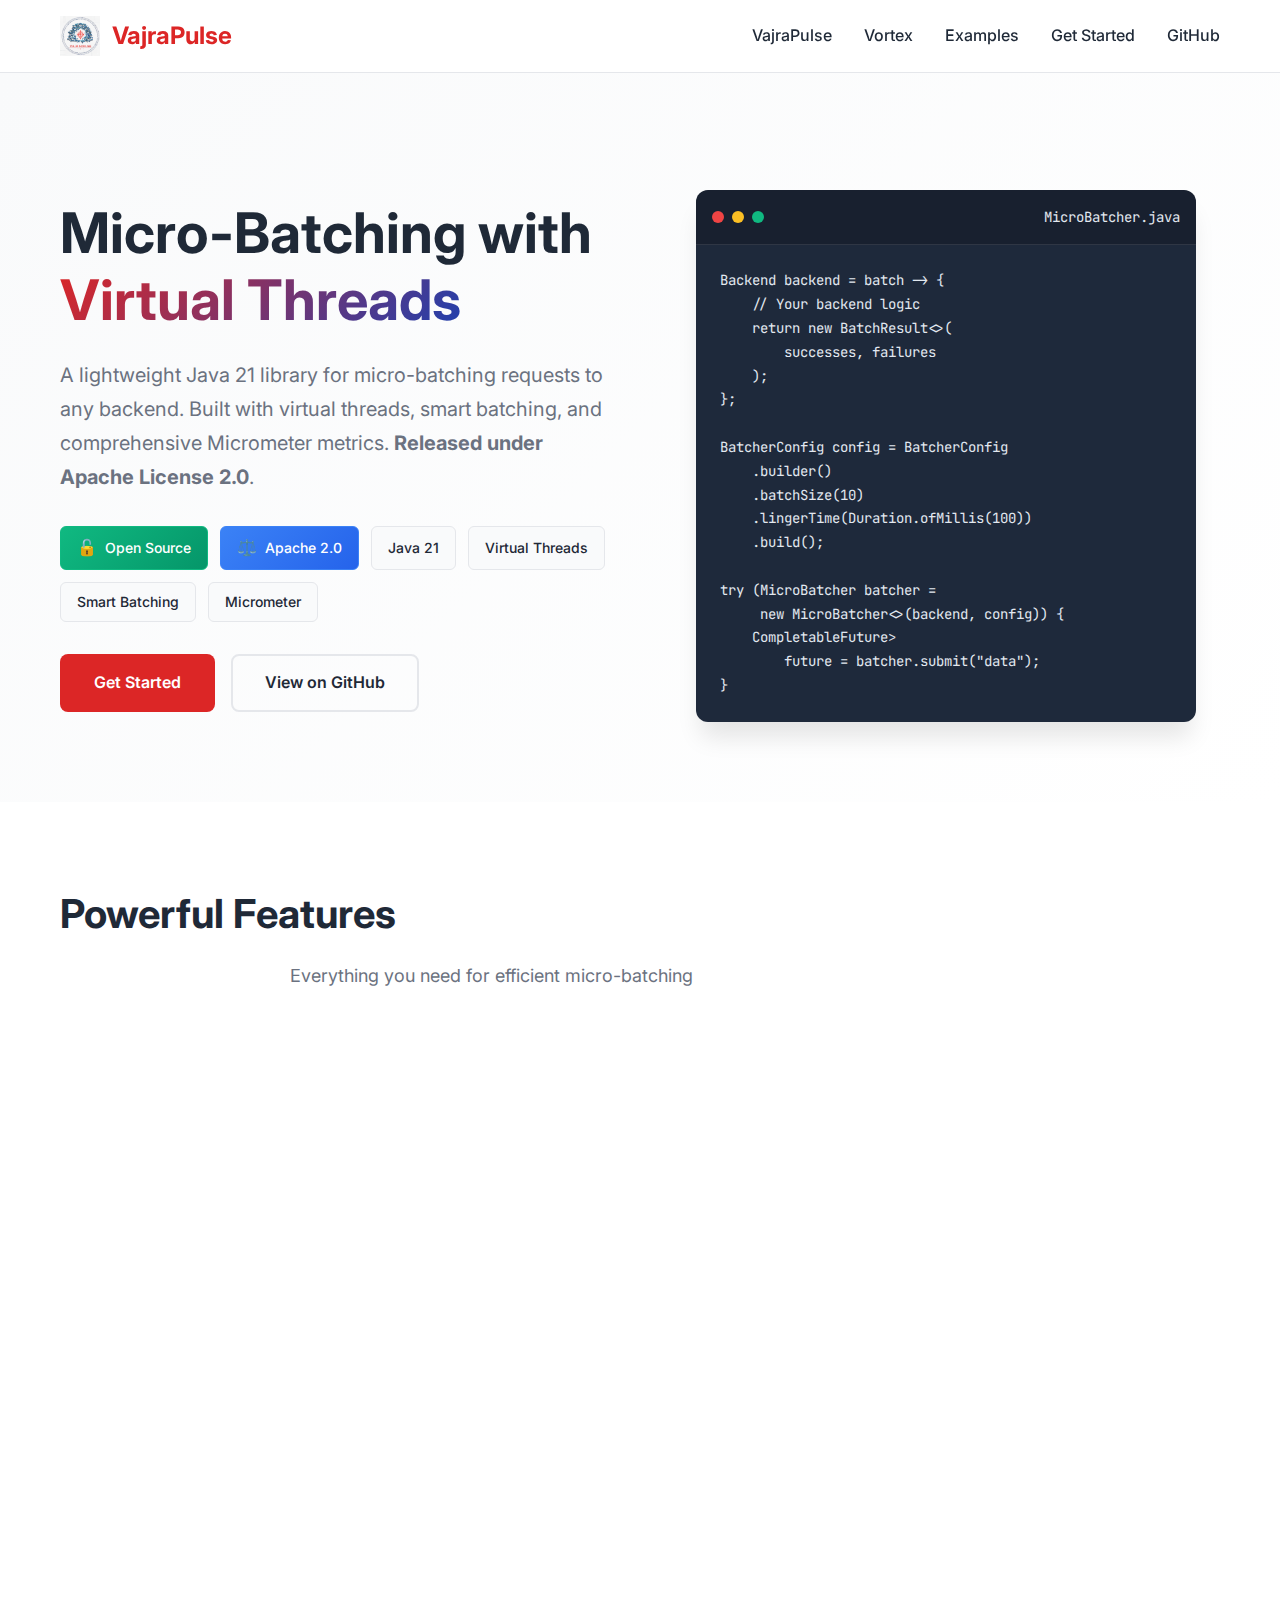
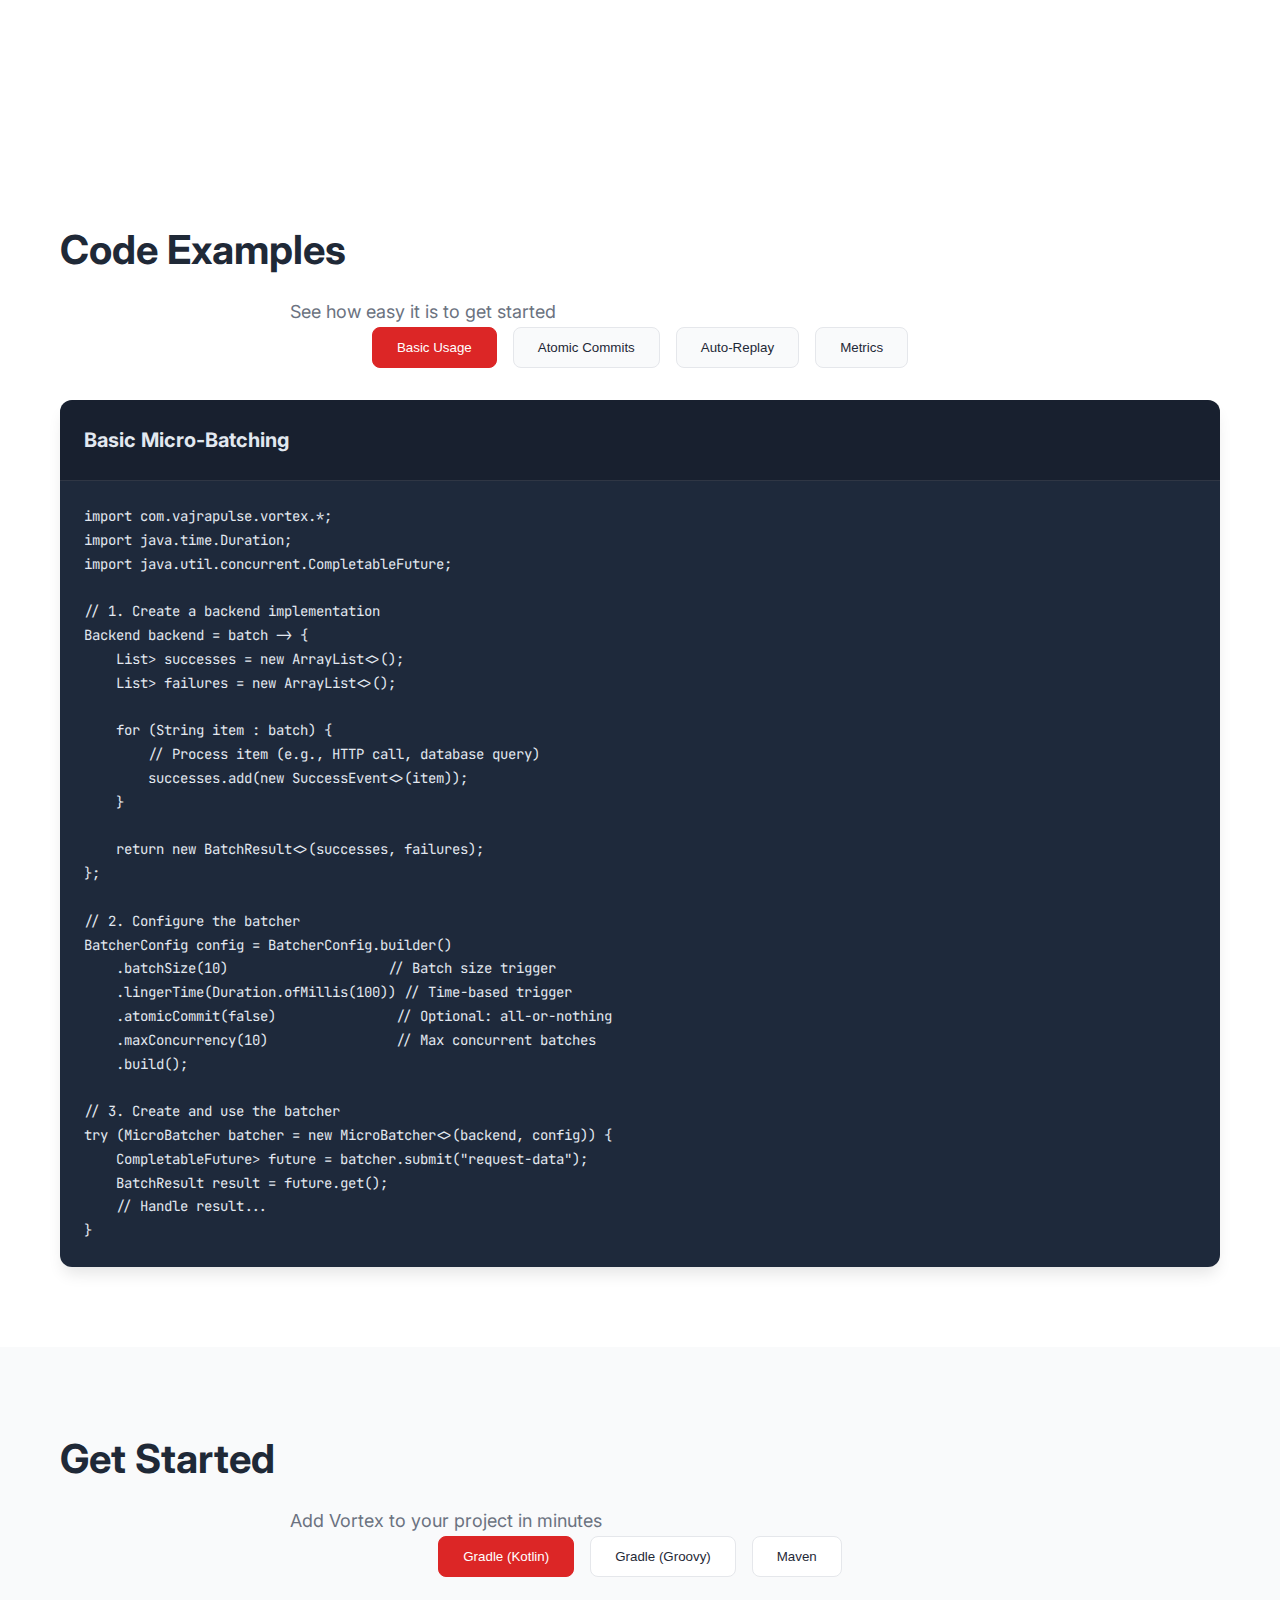
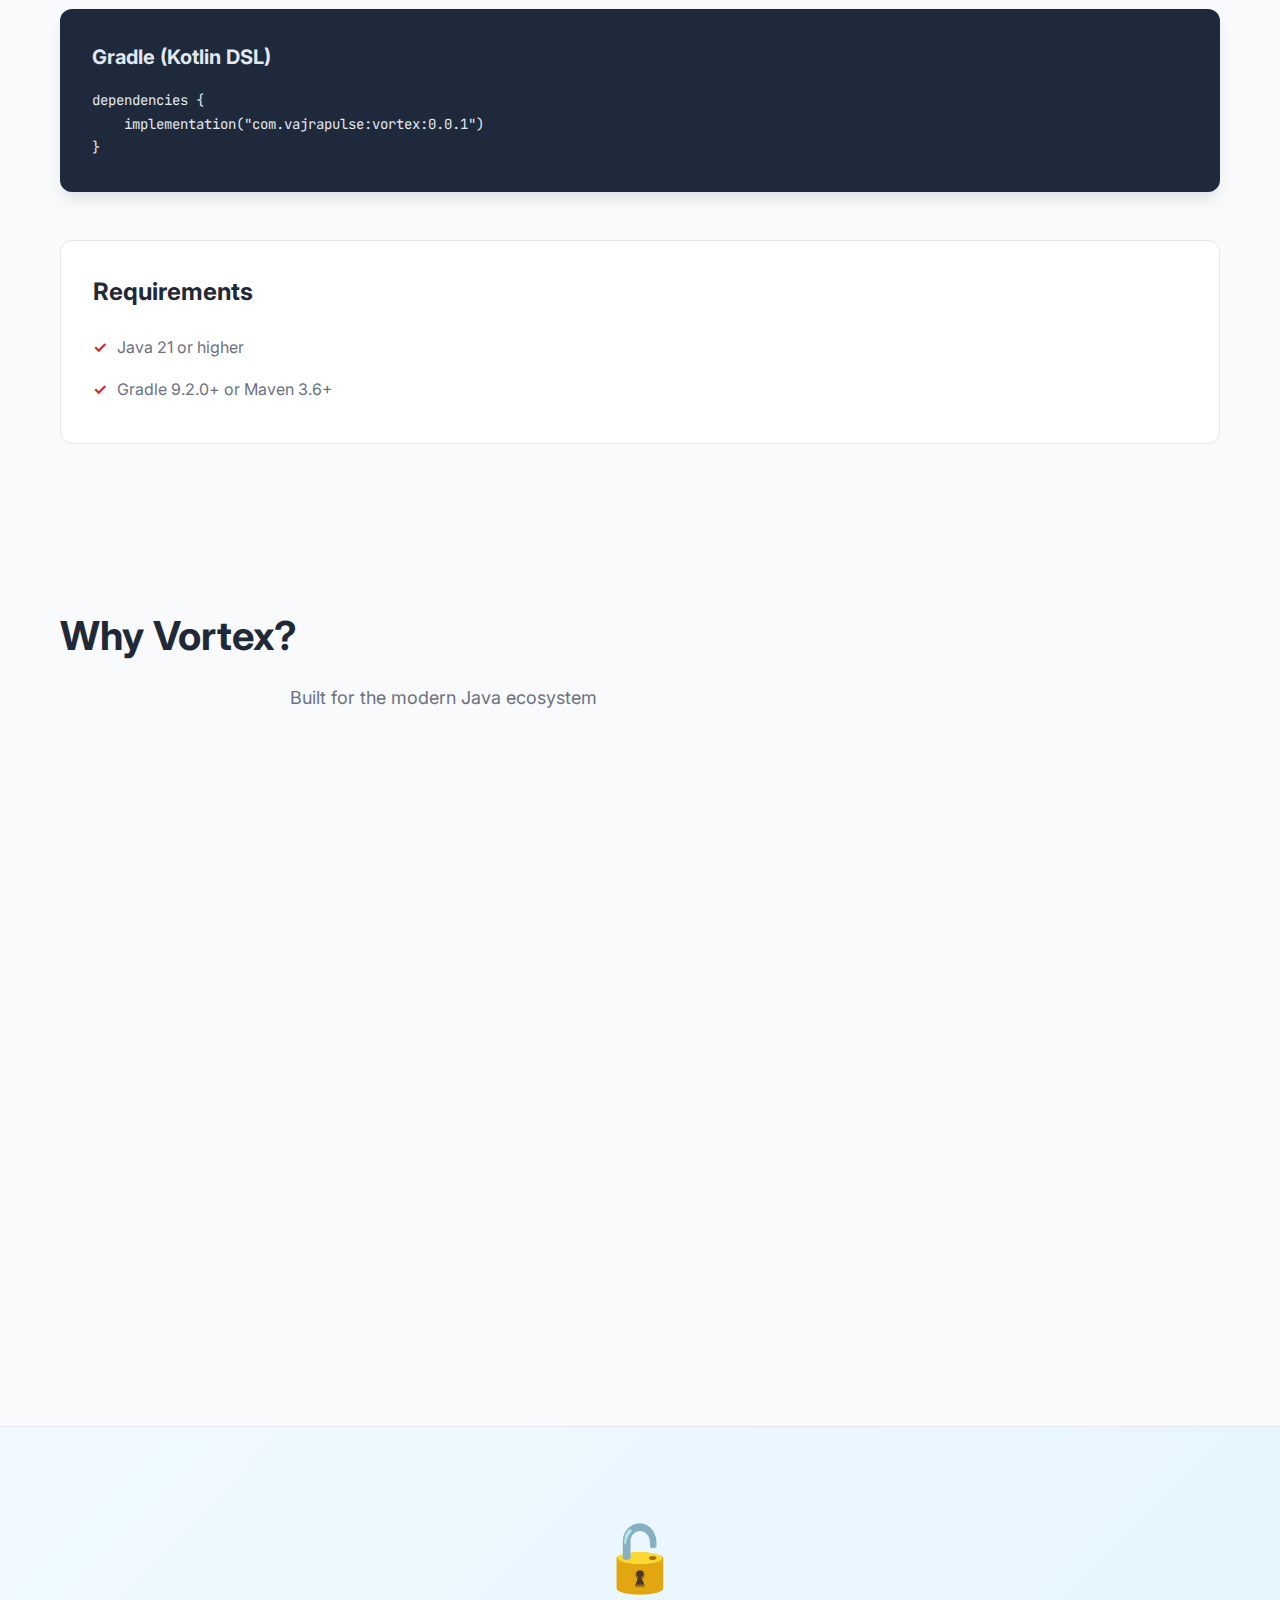
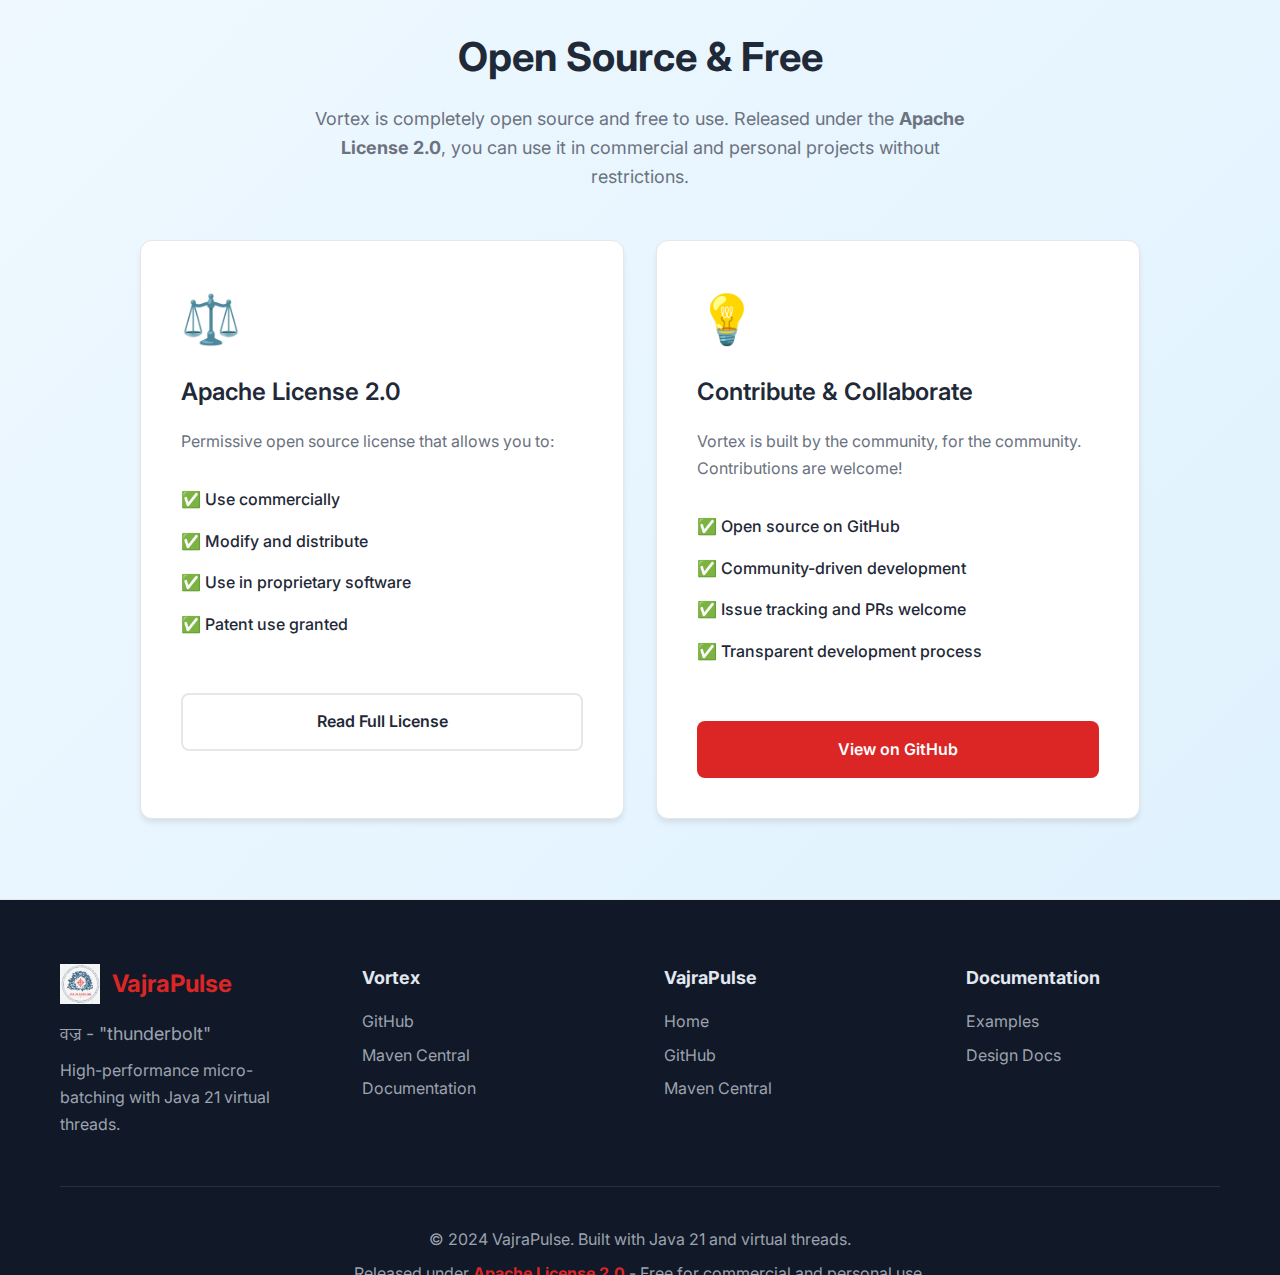
<file: docs/vortex.html>
<!DOCTYPE html>
<html lang="en">
<head>
    <meta charset="UTF-8">
    <meta name="viewport" content="width=device-width, initial-scale=1.0">
    <meta name="description" content="Vortex - A lightweight Java 21 library for micro-batching requests to any backend. Built with virtual threads, smart batching, and comprehensive Micrometer metrics.">
    <title>Vortex - Micro-Batching Library</title>
    
    <!-- Favicons -->
    <link rel="icon" type="image/svg+xml" href="assets/images/favicon.svg">
    <link rel="icon" type="image/png" sizes="32x32" href="assets/images/favicons/favicon-32x32.png">
    <link rel="icon" type="image/png" sizes="16x16" href="assets/images/favicons/favicon-16x16.png">
    <link rel="icon" type="image/png" sizes="48x48" href="assets/images/favicons/favicon-48x48.png">
    <link rel="apple-touch-icon" sizes="180x180" href="assets/images/favicons/apple-touch-icon.png">
    <link rel="manifest" href="assets/site.webmanifest">
    
    <link rel="stylesheet" href="assets/css/styles.css">
    <link rel="preconnect" href="https://fonts.googleapis.com">
    <link rel="preconnect" href="https://fonts.gstatic.com" crossorigin>
    <link href="https://fonts.googleapis.com/css2?family=Inter:wght@300;400;500;600;700&family=JetBrains+Mono:wght@400;500;600&display=swap" rel="stylesheet">
</head>
<body>
    <!-- Navigation -->
    <nav class="navbar">
        <div class="container">
            <div class="nav-content">
                <div class="logo-section">
                    <a href="index.html" style="text-decoration: none; display: flex; align-items: center; gap: 0.75rem;">
                        <img src="assets/images/vajrapulse_logo.png" alt="VajraPulse Logo" class="logo">
                        <span class="logo-text">VajraPulse</span>
                    </a>
                </div>
                <ul class="nav-links">
                    <li><a href="index.html#features">VajraPulse</a></li>
                    <li><a href="vortex.html">Vortex</a></li>
                    <li><a href="index.html#examples">Examples</a></li>
                    <li><a href="index.html#getting-started">Get Started</a></li>
                    <li><a href="https://github.com/happysantoo/vortex" target="_blank" rel="noopener noreferrer">GitHub</a></li>
                </ul>
                <button class="mobile-menu-toggle" aria-label="Toggle menu">
                    <span></span>
                    <span></span>
                    <span></span>
                </button>
            </div>
        </div>
    </nav>

    <!-- Hero Section -->
    <section class="hero">
        <div class="container">
            <div class="hero-content">
                <div class="hero-text">
                    <h1 class="hero-title">
                        Micro-Batching with<br>
                        <span class="gradient-text">Virtual Threads</span>
                    </h1>
                    <p class="hero-subtitle">
                        A lightweight Java 21 library for micro-batching requests to any backend. 
                        Built with virtual threads, smart batching, and comprehensive Micrometer metrics.
                        <strong>Released under Apache License 2.0</strong>.
                    </p>
                    <div class="hero-badges">
                        <span class="badge badge-open-source">
                            <span class="badge-icon">🔓</span>
                            Open Source
                        </span>
                        <span class="badge badge-license">
                            <span class="badge-icon">⚖️</span>
                            Apache 2.0
                        </span>
                        <span class="badge">Java 21</span>
                        <span class="badge">Virtual Threads</span>
                        <span class="badge">Smart Batching</span>
                        <span class="badge">Micrometer</span>
                    </div>
                    <div class="hero-cta">
                        <a href="#getting-started" class="btn btn-primary">Get Started</a>
                        <a href="https://github.com/happysantoo/vortex" target="_blank" rel="noopener noreferrer" class="btn btn-secondary">View on GitHub</a>
                    </div>
                </div>
                <div class="hero-visual">
                    <div class="code-preview">
                        <div class="code-header">
                            <span class="code-dot"></span>
                            <span class="code-dot"></span>
                            <span class="code-dot"></span>
                            <span class="code-title">MicroBatcher.java</span>
                        </div>
                        <pre><code>Backend<String> backend = batch -> {
    // Your backend logic
    return new BatchResult<>(
        successes, failures
    );
};

BatcherConfig config = BatcherConfig
    .builder()
    .batchSize(10)
    .lingerTime(Duration.ofMillis(100))
    .build();

try (MicroBatcher<String> batcher = 
     new MicroBatcher<>(backend, config)) {
    CompletableFuture<BatchResult<String>> 
        future = batcher.submit("data");
}</code></pre>
                    </div>
                </div>
            </div>
        </div>
    </section>

    <!-- Features Section -->
    <section id="features" class="features">
        <div class="container">
            <h2 class="section-title">Powerful Features</h2>
            <p class="section-subtitle">Everything you need for efficient micro-batching</p>
            
            <div class="features-grid">
                <div class="feature-card">
                    <div class="feature-icon">⚡</div>
                    <h3>Virtual Threads</h3>
                    <p>Leverage Java 21's Project Loom for high concurrency. Backend code can be blocking - virtual threads make it efficient.</p>
                </div>
                
                <div class="feature-card">
                    <div class="feature-icon">📦</div>
                    <h3>Smart Batching</h3>
                    <p>Triggers on batch size OR linger time (whichever comes first). Ensures optimal throughput and low latency.</p>
                </div>
                
                <div class="feature-card">
                    <div class="feature-icon">🔒</div>
                    <h3>Atomic Commits</h3>
                    <p>Optional atomic commit mode where entire batch fails if any request fails. Perfect for transactional operations.</p>
                </div>
                
                <div class="feature-card">
                    <div class="feature-icon">🔌</div>
                    <h3>Generic Backend</h3>
                    <p>Works with any backend via the simple <code>Backend&lt;T&gt;</code> interface. HTTP, database, queues - anything.</p>
                </div>
                
                <div class="feature-card">
                    <div class="feature-icon">📊</div>
                    <h3>Comprehensive Metrics</h3>
                    <p>Micrometer metrics for queue depth, success/failure rates, latencies. Ready for Prometheus, Grafana, and more.</p>
                </div>
                
                <div class="feature-card">
                    <div class="feature-icon">🔄</div>
                    <h3>Auto-Replay</h3>
                    <p>Intelligent replay of successful items when batches contain mixed results. Backend-driven or config-based decisions.</p>
                </div>
            </div>
        </div>
    </section>

    <!-- Code Examples Section -->
    <section id="examples" class="examples">
        <div class="container">
            <h2 class="section-title">Code Examples</h2>
            <p class="section-subtitle">See how easy it is to get started</p>
            
            <div class="examples-tabs">
                <button class="tab-btn active" data-tab="basic">Basic Usage</button>
                <button class="tab-btn" data-tab="atomic">Atomic Commits</button>
                <button class="tab-btn" data-tab="replay">Auto-Replay</button>
                <button class="tab-btn" data-tab="metrics">Metrics</button>
            </div>
            
            <div class="tab-content active" id="basic">
                <div class="example-card">
                    <h3>Basic Micro-Batching</h3>
                    <pre><code>import com.vajrapulse.vortex.*;
import java.time.Duration;
import java.util.concurrent.CompletableFuture;

// 1. Create a backend implementation
Backend<String> backend = batch -> {
    List<SuccessEvent<String>> successes = new ArrayList<>();
    List<FailureEvent<String>> failures = new ArrayList<>();
    
    for (String item : batch) {
        // Process item (e.g., HTTP call, database query)
        successes.add(new SuccessEvent<>(item));
    }
    
    return new BatchResult<>(successes, failures);
};

// 2. Configure the batcher
BatcherConfig config = BatcherConfig.builder()
    .batchSize(10)                    // Batch size trigger
    .lingerTime(Duration.ofMillis(100)) // Time-based trigger
    .atomicCommit(false)               // Optional: all-or-nothing
    .maxConcurrency(10)                // Max concurrent batches
    .build();

// 3. Create and use the batcher
try (MicroBatcher<String> batcher = new MicroBatcher<>(backend, config)) {
    CompletableFuture<BatchResult<String>> future = batcher.submit("request-data");
    BatchResult<String> result = future.get();
    // Handle result...
}</code></pre>
                </div>
            </div>
            
            <div class="tab-content" id="atomic">
                <div class="example-card">
                    <h3>Atomic Commit Mode</h3>
                    <pre><code>// Enable atomic commits - entire batch fails if any item fails
BatcherConfig config = BatcherConfig.builder()
    .batchSize(10)
    .lingerTime(Duration.ofMillis(100))
    .atomicCommit(true)  // All-or-nothing
    .build();

try (MicroBatcher<String> batcher = new MicroBatcher<>(backend, config)) {
    // If any item in the batch fails, all items receive failure
    CompletableFuture<BatchResult<String>> future = batcher.submit("data");
    BatchResult<String> result = future.get();
    
    if (result.hasFailures()) {
        // All items in this batch failed
    }
}</code></pre>
                </div>
            </div>
            
            <div class="tab-content" id="replay">
                <div class="example-card">
                    <h3>Auto-Replay Successes</h3>
                    <pre><code>// Backend that decides when to replay
Backend<String> backend = new Backend<String>() {
    @Override
    public BatchResult<String> dispatch(List<String> batch) throws Exception {
        // Your dispatch logic
        return new BatchResult<>(successes, failures);
    }
    
    @Override
    public boolean shouldReplaySuccesses(BatchResult<String> result) {
        // Replay when there are both successes and failures
        return !result.getFailures().isEmpty() 
            && !result.getSuccesses().isEmpty();
    }
};

// Or use config-based replay
BatcherConfig config = BatcherConfig.builder()
    .batchSize(10)
    .autoReplaySuccesses(true)  // Global replay policy
    .build();</code></pre>
                </div>
            </div>
            
            <div class="tab-content" id="metrics">
                <div class="example-card">
                    <h3>Accessing Metrics</h3>
                    <pre><code>try (MicroBatcher<String> batcher = new MicroBatcher<>(backend, config)) {
    // Access Micrometer registry
    MeterRegistry registry = batcher.getMeterRegistry();
    
    // Metrics are automatically exposed:
    // - vortex.requests.submitted
    // - vortex.batches.dispatched
    // - vortex.requests.succeeded
    // - vortex.requests.failed
    // - vortex.queue.depth (gauge)
    // - vortex.batch.dispatch.latency
    // - vortex.request.wait.latency
    
    // Export to Prometheus, Grafana, etc.
    // registry.getMeters().forEach(...);
}</code></pre>
                </div>
            </div>
        </div>
    </section>

    <!-- Getting Started Section -->
    <section id="getting-started" class="getting-started">
        <div class="container">
            <h2 class="section-title">Get Started</h2>
            <p class="section-subtitle">Add Vortex to your project in minutes</p>
            
            <div class="getting-started-content">
                <div class="install-tabs">
                    <button class="install-tab active" data-install="gradle-kotlin">Gradle (Kotlin)</button>
                    <button class="install-tab" data-install="gradle-groovy">Gradle (Groovy)</button>
                    <button class="install-tab" data-install="maven">Maven</button>
                </div>
                
                <div class="install-content active" id="gradle-kotlin">
                    <h3>Gradle (Kotlin DSL)</h3>
                    <pre><code>dependencies {
    implementation("com.vajrapulse:vortex:0.0.1")
}</code></pre>
                </div>
                
                <div class="install-content" id="gradle-groovy">
                    <h3>Gradle (Groovy DSL)</h3>
                    <pre><code>dependencies {
    implementation 'com.vajrapulse:vortex:0.0.1'
}</code></pre>
                </div>
                
                <div class="install-content" id="maven">
                    <h3>Maven</h3>
                    <pre><code>&lt;dependency&gt;
    &lt;groupId&gt;com.vajrapulse&lt;/groupId&gt;
    &lt;artifactId&gt;vortex&lt;/artifactId&gt;
    &lt;version&gt;0.0.1&lt;/version&gt;
&lt;/dependency&gt;</code></pre>
                </div>
            </div>
            
            <div class="requirements">
                <h3>Requirements</h3>
                <ul>
                    <li>Java 21 or higher</li>
                    <li>Gradle 9.2.0+ or Maven 3.6+</li>
                </ul>
            </div>
        </div>
    </section>

    <!-- Advantages Section -->
    <section id="advantages" class="advantages">
        <div class="container">
            <h2 class="section-title">Why Vortex?</h2>
            <p class="section-subtitle">Built for the modern Java ecosystem</p>
            
            <div class="advantages-content">
                <div class="advantage-item">
                    <div class="advantage-number">01</div>
                    <div class="advantage-text">
                        <h3>Simple Backend API</h3>
                        <p>Write synchronous, blocking code. Virtual threads handle the efficiency. No need to manage CompletableFuture in your backend.</p>
                    </div>
                </div>
                
                <div class="advantage-item">
                    <div class="advantage-number">02</div>
                    <div class="advantage-text">
                        <h3>Non-blocking Client API</h3>
                        <p>Clients get async results via CompletableFuture. Compose, chain, and handle results asynchronously.</p>
                    </div>
                </div>
                
                <div class="advantage-item">
                    <div class="advantage-number">03</div>
                    <div class="advantage-text">
                        <h3>Production Ready</h3>
                        <p>Comprehensive test coverage, Micrometer integration, and battle-tested patterns. Ready for production workloads.</p>
                    </div>
                </div>
                
                <div class="advantage-item">
                    <div class="advantage-number">04</div>
                    <div class="advantage-text">
                        <h3>Lightweight</h3>
                        <p>Minimal dependencies. Clean, simple API. Easy to understand and integrate into any project.</p>
                    </div>
                </div>
            </div>
        </div>
    </section>

    <!-- Open Source Section -->
    <section class="open-source">
        <div class="container">
            <div class="open-source-content">
                <div class="open-source-icon">🔓</div>
                <h2 class="section-title">Open Source & Free</h2>
                <p class="section-subtitle">
                    Vortex is completely open source and free to use. 
                    Released under the <strong>Apache License 2.0</strong>, 
                    you can use it in commercial and personal projects without restrictions.
                </p>
                
                <div class="license-info">
                    <div class="license-card">
                        <div class="license-icon">⚖️</div>
                        <h3>Apache License 2.0</h3>
                        <p>
                            Permissive open source license that allows you to:
                        </p>
                        <ul class="license-benefits">
                            <li>✅ Use commercially</li>
                            <li>✅ Modify and distribute</li>
                            <li>✅ Use in proprietary software</li>
                            <li>✅ Patent use granted</li>
                        </ul>
                        <a href="https://www.apache.org/licenses/LICENSE-2.0" target="_blank" rel="noopener noreferrer" class="btn btn-secondary">
                            Read Full License
                        </a>
                    </div>
                    
                    <div class="license-card">
                        <div class="license-icon">💡</div>
                        <h3>Contribute & Collaborate</h3>
                        <p>
                            Vortex is built by the community, for the community. 
                            Contributions are welcome!
                        </p>
                        <ul class="license-benefits">
                            <li>✅ Open source on GitHub</li>
                            <li>✅ Community-driven development</li>
                            <li>✅ Issue tracking and PRs welcome</li>
                            <li>✅ Transparent development process</li>
                        </ul>
                        <a href="https://github.com/happysantoo/vortex" target="_blank" rel="noopener noreferrer" class="btn btn-primary">
                            View on GitHub
                        </a>
                    </div>
                </div>
            </div>
        </div>
    </section>

    <!-- Footer -->
    <footer class="footer">
        <div class="container">
            <div class="footer-content">
                <div class="footer-section">
                    <div class="footer-logo">
                        <img src="assets/images/vajrapulse_logo.png" alt="VajraPulse Logo" class="footer-logo-img">
                        <span class="footer-logo-text">VajraPulse</span>
                    </div>
                    <p class="footer-tagline">वज्र - "thunderbolt"</p>
                    <p class="footer-description">High-performance micro-batching with Java 21 virtual threads.</p>
                </div>
                
                <div class="footer-section">
                    <h4>Vortex</h4>
                    <ul>
                        <li><a href="https://github.com/happysantoo/vortex" target="_blank" rel="noopener noreferrer">GitHub</a></li>
                        <li><a href="https://search.maven.org/search?q=g:com.vajrapulse%20AND%20a:vortex" target="_blank" rel="noopener noreferrer">Maven Central</a></li>
                        <li><a href="https://github.com/happysantoo/vortex/blob/main/README.md" target="_blank" rel="noopener noreferrer">Documentation</a></li>
                    </ul>
                </div>
                
                <div class="footer-section">
                    <h4>VajraPulse</h4>
                    <ul>
                        <li><a href="index.html">Home</a></li>
                        <li><a href="https://github.com/happysantoo/vajrapulse" target="_blank" rel="noopener noreferrer">GitHub</a></li>
                        <li><a href="https://search.maven.org/search?q=g:com.vajrapulse" target="_blank" rel="noopener noreferrer">Maven Central</a></li>
                    </ul>
                </div>
                
                <div class="footer-section">
                    <h4>Documentation</h4>
                    <ul>
                        <li><a href="https://github.com/happysantoo/vortex/tree/main/examples" target="_blank" rel="noopener noreferrer">Examples</a></li>
                        <li><a href="https://github.com/happysantoo/vortex/tree/main/documents" target="_blank" rel="noopener noreferrer">Design Docs</a></li>
                    </ul>
                </div>
            </div>
            
            <div class="footer-bottom">
                <p>&copy; 2024 VajraPulse. Built with Java 21 and virtual threads.</p>
                <p>Released under <strong>Apache License 2.0</strong> - Free for commercial and personal use.</p>
            </div>
        </div>
    </footer>

    <script src="assets/js/script.js"></script>
</body>
</html>
</file>
<file: docs/assets/css/styles.css>
/* Reset and Base Styles */
* {
    margin: 0;
    padding: 0;
    box-sizing: border-box;
}

:root {
    --primary-color: #dc2626;
    --primary-dark: #b91c1c;
    --primary-light: #ef4444;
    --secondary-color: #1e40af;
    --secondary-dark: #1e3a8a;
    --text-primary: #1f2937;
    --text-secondary: #6b7280;
    --text-light: #9ca3af;
    --bg-primary: #ffffff;
    --bg-secondary: #f9fafb;
    --bg-dark: #111827;
    --border-color: #e5e7eb;
    --code-bg: #1e293b;
    --code-text: #e2e8f0;
    --shadow-sm: 0 1px 2px 0 rgba(0, 0, 0, 0.05);
    --shadow-md: 0 4px 6px -1px rgba(0, 0, 0, 0.1);
    --shadow-lg: 0 10px 15px -3px rgba(0, 0, 0, 0.1);
    --shadow-xl: 0 20px 25px -5px rgba(0, 0, 0, 0.1);
}

html {
    scroll-behavior: smooth;
}

body {
    font-family: 'Inter', -apple-system, BlinkMacSystemFont, 'Segoe UI', sans-serif;
    color: var(--text-primary);
    line-height: 1.6;
    background-color: var(--bg-primary);
}

.container {
    max-width: 1200px;
    margin: 0 auto;
    padding: 0 20px;
}

/* Navigation */
.navbar {
    position: fixed;
    top: 0;
    left: 0;
    right: 0;
    background: rgba(255, 255, 255, 0.95);
    backdrop-filter: blur(10px);
    border-bottom: 1px solid var(--border-color);
    z-index: 1000;
    transition: all 0.3s ease;
}

.nav-content {
    display: flex;
    align-items: center;
    justify-content: space-between;
    padding: 1rem 0;
}

.logo-section {
    display: flex;
    align-items: center;
    gap: 0.75rem;
    text-decoration: none;
    color: var(--text-primary);
}

.logo {
    height: 40px;
    width: auto;
}

.logo-text {
    font-size: 1.5rem;
    font-weight: 700;
    color: var(--primary-color);
}

.badge-new {
    font-size: 0.75rem;
    font-weight: 600;
    padding: 0.25rem 0.5rem;
    background: linear-gradient(135deg, #f59e0b, #d97706);
    color: white;
    border-radius: 4px;
    margin-left: 0.5rem;
    text-transform: uppercase;
    letter-spacing: 0.5px;
}

.nav-github {
    background: var(--bg-secondary);
    padding: 0.5rem 1rem;
    border-radius: 6px;
    border: 1px solid var(--border-color);
}

.nav-github:hover {
    background: var(--primary-color);
    color: white !important;
    border-color: var(--primary-color);
}

.nav-links {
    display: flex;
    list-style: none;
    gap: 2rem;
    align-items: center;
}

.nav-links a {
    text-decoration: none;
    color: var(--text-primary);
    font-weight: 500;
    transition: color 0.2s;
    position: relative;
}

.nav-links a:hover {
    color: var(--primary-color);
}

.nav-links a::after {
    content: '';
    position: absolute;
    bottom: -4px;
    left: 0;
    width: 0;
    height: 2px;
    background: var(--primary-color);
    transition: width 0.3s;
}

.nav-links a:hover::after {
    width: 100%;
}

.mobile-menu-toggle {
    display: none;
    flex-direction: column;
    gap: 4px;
    background: none;
    border: none;
    cursor: pointer;
    padding: 8px;
}

.mobile-menu-toggle span {
    width: 24px;
    height: 2px;
    background: var(--text-primary);
    transition: all 0.3s;
}

@media (max-width: 768px) {
    .nav-links.active {
        display: flex;
        flex-direction: column;
        position: absolute;
        top: 100%;
        left: 0;
        right: 0;
        background: var(--bg-primary);
        border-bottom: 1px solid var(--border-color);
        padding: 1rem;
        box-shadow: var(--shadow-lg);
    }
    
    .nav-links.active li {
        margin: 0.5rem 0;
    }
}

/* Hero Section */
.hero {
    padding: 120px 0 80px;
    background: linear-gradient(135deg, #f9fafb 0%, #ffffff 100%);
    margin-top: 70px;
}

.hero-content {
    display: grid;
    grid-template-columns: 1fr 1fr;
    gap: 4rem;
    align-items: center;
}

.hero-title {
    font-size: 3.5rem;
    font-weight: 700;
    line-height: 1.2;
    margin-bottom: 1.5rem;
    color: var(--text-primary);
}

.gradient-text {
    background: linear-gradient(135deg, var(--primary-color), var(--secondary-color));
    -webkit-background-clip: text;
    -webkit-text-fill-color: transparent;
    background-clip: text;
}

.hero-badge-new {
    display: inline-flex;
    align-items: center;
    gap: 0.5rem;
    padding: 0.5rem 1rem;
    background: linear-gradient(135deg, rgba(220, 38, 38, 0.1), rgba(30, 64, 175, 0.1));
    border: 1px solid rgba(220, 38, 38, 0.2);
    border-radius: 50px;
    font-size: 0.875rem;
    font-weight: 600;
    color: var(--primary-color);
    margin-bottom: 1.5rem;
}

.pulse-dot {
    width: 8px;
    height: 8px;
    background: var(--primary-color);
    border-radius: 50%;
    animation: pulse 2s infinite;
}

@keyframes pulse {
    0%, 100% {
        opacity: 1;
        transform: scale(1);
    }
    50% {
        opacity: 0.5;
        transform: scale(1.2);
    }
}

.hero-subtitle {
    font-size: 1.25rem;
    color: var(--text-secondary);
    margin-bottom: 2rem;
    line-height: 1.7;
}

.hero-stats {
    display: grid;
    grid-template-columns: repeat(3, 1fr);
    gap: 1.5rem;
    margin-bottom: 2rem;
    padding: 1.5rem;
    background: var(--bg-secondary);
    border-radius: 12px;
    border: 1px solid var(--border-color);
}

.stat-item {
    text-align: center;
}

.stat-number {
    font-size: 2rem;
    font-weight: 700;
    color: var(--primary-color);
    margin-bottom: 0.25rem;
}

.stat-label {
    font-size: 0.875rem;
    color: var(--text-secondary);
    font-weight: 500;
}

.hero-badges {
    display: flex;
    flex-wrap: wrap;
    gap: 0.75rem;
    margin-bottom: 2rem;
}

.badge {
    padding: 0.5rem 1rem;
    background: var(--bg-secondary);
    border: 1px solid var(--border-color);
    border-radius: 6px;
    font-size: 0.875rem;
    font-weight: 500;
    color: var(--text-primary);
    display: inline-flex;
    align-items: center;
    gap: 0.5rem;
}

.badge-icon {
    font-size: 1rem;
}

.badge-open-source {
    background: linear-gradient(135deg, #10b981, #059669);
    color: white;
    border-color: #10b981;
}

.badge-license {
    background: linear-gradient(135deg, #3b82f6, #2563eb);
    color: white;
    border-color: #3b82f6;
}

.badge-java21 {
    background: linear-gradient(135deg, #f59e0b, #d97706);
    color: white;
    border-color: #f59e0b;
}

.badge-virtual {
    background: linear-gradient(135deg, #8b5cf6, #7c3aed);
    color: white;
    border-color: #8b5cf6;
}

.hero-cta {
    display: flex;
    gap: 1rem;
    flex-wrap: wrap;
}

.btn {
    padding: 0.875rem 2rem;
    border-radius: 8px;
    font-weight: 600;
    text-decoration: none;
    transition: all 0.3s;
    display: inline-block;
    border: 2px solid transparent;
}

.btn-primary {
    background: var(--primary-color);
    color: white;
}

.btn-primary:hover {
    background: var(--primary-dark);
    transform: translateY(-2px);
    box-shadow: var(--shadow-lg);
}

.btn-secondary {
    background: transparent;
    color: var(--text-primary);
    border-color: var(--border-color);
}

.btn-secondary:hover {
    border-color: var(--primary-color);
    color: var(--primary-color);
    transform: translateY(-2px);
}

.hero-visual {
    display: flex;
    justify-content: center;
}

.code-preview {
    background: var(--code-bg);
    border-radius: 12px;
    overflow: hidden;
    box-shadow: var(--shadow-xl);
    width: 100%;
    max-width: 500px;
}

.code-header {
    display: flex;
    align-items: center;
    gap: 0.5rem;
    padding: 1rem;
    background: rgba(0, 0, 0, 0.2);
    border-bottom: 1px solid rgba(255, 255, 255, 0.1);
}

.code-dot {
    width: 12px;
    height: 12px;
    border-radius: 50%;
    background: #ef4444;
}

.code-dot:nth-child(2) {
    background: #fbbf24;
}

.code-dot:nth-child(3) {
    background: #10b981;
}

.code-title {
    margin-left: auto;
    color: var(--code-text);
    font-size: 0.875rem;
    font-family: 'JetBrains Mono', monospace;
}

.code-preview pre {
    margin: 0;
    padding: 1.5rem;
    overflow-x: auto;
}

.code-preview code {
    font-family: 'JetBrains Mono', monospace;
    font-size: 0.875rem;
    line-height: 1.6;
    color: var(--code-text);
}

/* Section Styles */
section {
    padding: 80px 0;
}

.section-header {
    text-align: center;
    margin-bottom: 4rem;
}

.section-title {
    font-size: 2.5rem;
    font-weight: 700;
    margin-bottom: 1rem;
    color: var(--text-primary);
}

.section-subtitle {
    font-size: 1.125rem;
    color: var(--text-secondary);
    max-width: 700px;
    margin: 0 auto;
}

/* Why VajraPulse Section */
.why-section {
    background: var(--bg-primary);
}

.why-grid {
    display: grid;
    grid-template-columns: repeat(auto-fit, minmax(350px, 1fr));
    gap: 2rem;
}

.why-card {
    padding: 2rem;
    background: var(--bg-secondary);
    border-radius: 12px;
    border: 1px solid var(--border-color);
    transition: all 0.3s;
}

.why-card:hover {
    transform: translateY(-4px);
    box-shadow: var(--shadow-lg);
    border-color: var(--primary-color);
}

.why-card.featured {
    background: linear-gradient(135deg, rgba(220, 38, 38, 0.05), rgba(30, 64, 175, 0.05));
    border-color: var(--primary-color);
    border-width: 2px;
}

.why-icon {
    font-size: 3rem;
    margin-bottom: 1rem;
}

.why-card h3 {
    font-size: 1.5rem;
    font-weight: 600;
    margin-bottom: 0.75rem;
    color: var(--text-primary);
}

.why-card p {
    color: var(--text-secondary);
    line-height: 1.7;
    margin-bottom: 1rem;
}

.why-features {
    list-style: none;
    padding: 0;
    margin-top: 1rem;
}

.why-features li {
    padding: 0.5rem 0;
    color: var(--text-secondary);
    padding-left: 1.5rem;
    position: relative;
    font-size: 0.9375rem;
}

.why-features li::before {
    content: '✓';
    position: absolute;
    left: 0;
    color: var(--primary-color);
    font-weight: bold;
}

/* Comparison Section */
.comparison-section {
    background: var(--bg-secondary);
}

.comparison-table-wrapper {
    overflow-x: auto;
    margin-bottom: 3rem;
    border-radius: 12px;
    box-shadow: var(--shadow-lg);
}

.comparison-table {
    width: 100%;
    border-collapse: collapse;
    background: var(--bg-primary);
    min-width: 800px;
}

.comparison-table thead {
    background: linear-gradient(135deg, var(--primary-color), var(--secondary-color));
    color: white;
}

.comparison-table th {
    padding: 1.5rem;
    text-align: left;
    font-weight: 600;
    font-size: 1.125rem;
}

.comparison-table td {
    padding: 1.25rem 1.5rem;
    border-bottom: 1px solid var(--border-color);
    color: var(--text-primary);
}

.comparison-table tbody tr:hover {
    background: var(--bg-secondary);
}

.vajrapulse-col {
    background: linear-gradient(135deg, rgba(220, 38, 38, 0.1), rgba(30, 64, 175, 0.1));
    font-weight: 600;
    color: var(--primary-color);
}

.tool-logo {
    font-weight: 700;
    font-size: 1.25rem;
    margin-bottom: 0.5rem;
}

.tool-badge {
    font-size: 0.75rem;
    background: rgba(255, 255, 255, 0.2);
    padding: 0.25rem 0.5rem;
    border-radius: 4px;
    display: inline-block;
}

.comparison-highlights {
    display: grid;
    grid-template-columns: repeat(auto-fit, minmax(250px, 1fr));
    gap: 2rem;
    margin-top: 3rem;
}

.highlight-card {
    text-align: center;
    padding: 2rem;
    background: var(--bg-primary);
    border-radius: 12px;
    border: 1px solid var(--border-color);
}

.highlight-icon {
    font-size: 3rem;
    margin-bottom: 1rem;
}

.highlight-card h3 {
    font-size: 1.25rem;
    font-weight: 600;
    margin-bottom: 0.75rem;
    color: var(--text-primary);
}

.highlight-card p {
    color: var(--text-secondary);
    font-size: 0.9375rem;
}

/* Roadmap Section */
.roadmap-section {
    background: var(--bg-primary);
}

.roadmap-timeline {
    max-width: 900px;
    margin: 0 auto;
    position: relative;
    padding-left: 2rem;
}

.roadmap-timeline::before {
    content: '';
    position: absolute;
    left: 0;
    top: 0;
    bottom: 0;
    width: 2px;
    background: linear-gradient(180deg, var(--primary-color), var(--secondary-color));
}

.roadmap-item {
    position: relative;
    padding: 2rem;
    margin-bottom: 3rem;
    background: var(--bg-secondary);
    border-radius: 12px;
    border: 1px solid var(--border-color);
    margin-left: 2rem;
}

.roadmap-item::before {
    content: '';
    position: absolute;
    left: -2.5rem;
    top: 2rem;
    width: 16px;
    height: 16px;
    border-radius: 50%;
    background: var(--primary-color);
    border: 3px solid var(--bg-primary);
}

.roadmap-phase {
    font-size: 0.875rem;
    font-weight: 600;
    color: var(--text-secondary);
    text-transform: uppercase;
    letter-spacing: 0.5px;
    margin-bottom: 0.5rem;
}

.roadmap-status {
    display: inline-block;
    padding: 0.25rem 0.75rem;
    border-radius: 20px;
    font-size: 0.75rem;
    font-weight: 600;
    margin-bottom: 1rem;
}

.roadmap-status.completed {
    background: rgba(16, 185, 129, 0.1);
    color: #059669;
}

.roadmap-status.in-progress {
    background: rgba(245, 158, 11, 0.1);
    color: #d97706;
}

.roadmap-status.planned {
    background: rgba(107, 114, 128, 0.1);
    color: #6b7280;
}

.roadmap-item h3 {
    font-size: 1.5rem;
    font-weight: 600;
    margin-bottom: 1rem;
    color: var(--text-primary);
}

.roadmap-item ul {
    list-style: none;
    padding: 0;
}

.roadmap-item li {
    padding: 0.5rem 0;
    color: var(--text-secondary);
    padding-left: 1.5rem;
    position: relative;
}

.roadmap-item li::before {
    content: '';
    position: absolute;
    left: 0;
    top: 0.75rem;
    width: 6px;
    height: 6px;
    border-radius: 50%;
    background: var(--primary-color);
}

.roadmap-note {
    margin-top: 3rem;
    padding: 2rem;
    background: linear-gradient(135deg, rgba(220, 38, 38, 0.05), rgba(30, 64, 175, 0.05));
    border-radius: 12px;
    border: 1px solid var(--border-color);
    text-align: center;
}

.roadmap-note p {
    color: var(--text-secondary);
    line-height: 1.7;
}

/* Features Section */
.features {
    background: var(--bg-primary);
}

.features-grid {
    display: grid;
    grid-template-columns: repeat(auto-fit, minmax(300px, 1fr));
    gap: 2rem;
}

.feature-card {
    padding: 2rem;
    background: var(--bg-secondary);
    border-radius: 12px;
    border: 1px solid var(--border-color);
    transition: all 0.3s;
}

.feature-card:hover {
    transform: translateY(-4px);
    box-shadow: var(--shadow-lg);
    border-color: var(--primary-color);
}

.feature-icon {
    font-size: 3rem;
    margin-bottom: 1rem;
}

.feature-card h3 {
    font-size: 1.5rem;
    font-weight: 600;
    margin-bottom: 0.75rem;
    color: var(--text-primary);
}

.feature-card p {
    color: var(--text-secondary);
    line-height: 1.7;
}

/* Advantages Section */
.advantages {
    background: var(--bg-secondary);
}

.advantages-content {
    max-width: 900px;
    margin: 0 auto;
}

.advantage-item {
    display: flex;
    gap: 2rem;
    margin-bottom: 3rem;
    align-items: flex-start;
}

.advantage-number {
    font-size: 4rem;
    font-weight: 700;
    color: var(--primary-color);
    opacity: 0.2;
    line-height: 1;
    min-width: 100px;
}

.advantage-text h3 {
    font-size: 1.75rem;
    font-weight: 600;
    margin-bottom: 0.75rem;
    color: var(--text-primary);
}

.advantage-text p {
    color: var(--text-secondary);
    line-height: 1.7;
    font-size: 1.125rem;
}

/* Examples Section */
.examples {
    background: var(--bg-primary);
}

.examples-tabs {
    display: flex;
    justify-content: center;
    gap: 1rem;
    margin-bottom: 2rem;
    flex-wrap: wrap;
}

.tab-btn {
    padding: 0.75rem 1.5rem;
    background: var(--bg-secondary);
    border: 1px solid var(--border-color);
    border-radius: 8px;
    font-weight: 500;
    cursor: pointer;
    transition: all 0.3s;
    color: var(--text-primary);
}

.tab-btn:hover {
    border-color: var(--primary-color);
    color: var(--primary-color);
}

.tab-btn.active {
    background: var(--primary-color);
    color: white;
    border-color: var(--primary-color);
}

.tab-content {
    display: none;
}

.tab-content.active {
    display: block;
}

.example-card {
    background: var(--code-bg);
    border-radius: 12px;
    overflow: hidden;
    box-shadow: var(--shadow-lg);
}

.example-card h3 {
    padding: 1.5rem;
    background: rgba(0, 0, 0, 0.2);
    color: var(--code-text);
    font-size: 1.25rem;
    margin: 0;
    border-bottom: 1px solid rgba(255, 255, 255, 0.1);
}

.example-card pre {
    margin: 0;
    padding: 1.5rem;
    overflow-x: auto;
}

.example-card code {
    font-family: 'JetBrains Mono', monospace;
    font-size: 0.875rem;
    line-height: 1.6;
    color: var(--code-text);
}

/* Getting Started Section */
.getting-started {
    background: var(--bg-secondary);
}

.install-tabs {
    display: flex;
    justify-content: center;
    gap: 1rem;
    margin-bottom: 2rem;
    flex-wrap: wrap;
}

.install-tab {
    padding: 0.75rem 1.5rem;
    background: var(--bg-primary);
    border: 1px solid var(--border-color);
    border-radius: 8px;
    font-weight: 500;
    cursor: pointer;
    transition: all 0.3s;
    color: var(--text-primary);
}

.install-tab:hover {
    border-color: var(--primary-color);
    color: var(--primary-color);
}

.install-tab.active {
    background: var(--primary-color);
    color: white;
    border-color: var(--primary-color);
}

.install-content {
    display: none;
    background: var(--code-bg);
    border-radius: 12px;
    padding: 2rem;
    box-shadow: var(--shadow-lg);
}

.install-content.active {
    display: block;
}

.install-content h3 {
    color: var(--code-text);
    margin-bottom: 1rem;
    font-size: 1.25rem;
}

.install-content pre {
    margin: 0;
    overflow-x: auto;
}

.install-content code {
    font-family: 'JetBrains Mono', monospace;
    font-size: 0.875rem;
    line-height: 1.6;
    color: var(--code-text);
}

.requirements {
    margin-top: 3rem;
    padding: 2rem;
    background: var(--bg-primary);
    border-radius: 12px;
    border: 1px solid var(--border-color);
}

.requirements h3 {
    font-size: 1.5rem;
    margin-bottom: 1rem;
    color: var(--text-primary);
}

.requirements ul {
    list-style: none;
    padding-left: 0;
}

.requirements li {
    padding: 0.5rem 0;
    color: var(--text-secondary);
    padding-left: 1.5rem;
    position: relative;
}

.requirements li::before {
    content: '✓';
    position: absolute;
    left: 0;
    color: var(--primary-color);
    font-weight: bold;
}

/* Performance Section */
.performance {
    background: var(--bg-primary);
}

.performance-grid {
    display: grid;
    grid-template-columns: repeat(auto-fit, minmax(200px, 1fr));
    gap: 2rem;
}

.perf-card {
    text-align: center;
    padding: 2rem;
    background: var(--bg-secondary);
    border-radius: 12px;
    border: 1px solid var(--border-color);
}

.perf-number {
    font-size: 3rem;
    font-weight: 700;
    color: var(--primary-color);
    margin-bottom: 0.5rem;
}

.perf-label {
    color: var(--text-secondary);
    font-weight: 500;
}

.perf-note {
    font-size: 0.875rem;
    color: var(--text-light);
    margin-top: 0.5rem;
}

/* Open Source Section */
.open-source {
    background: linear-gradient(135deg, #f0f9ff 0%, #e0f2fe 100%);
    border-top: 1px solid var(--border-color);
    border-bottom: 1px solid var(--border-color);
}

.open-source-content {
    text-align: center;
    max-width: 1000px;
    margin: 0 auto;
}

.open-source-icon {
    font-size: 4rem;
    margin-bottom: 1rem;
    display: block;
}

.license-info {
    display: grid;
    grid-template-columns: repeat(auto-fit, minmax(300px, 1fr));
    gap: 2rem;
    margin-top: 3rem;
}

.license-card {
    background: var(--bg-primary);
    padding: 2.5rem;
    border-radius: 12px;
    border: 1px solid var(--border-color);
    box-shadow: var(--shadow-md);
    transition: all 0.3s;
    text-align: left;
}

.license-card:hover {
    transform: translateY(-4px);
    box-shadow: var(--shadow-lg);
    border-color: var(--primary-color);
}

.license-icon {
    font-size: 3rem;
    margin-bottom: 1rem;
    display: block;
}

.license-card h3 {
    font-size: 1.5rem;
    font-weight: 600;
    margin-bottom: 1rem;
    color: var(--text-primary);
}

.license-card p {
    color: var(--text-secondary);
    margin-bottom: 1.5rem;
    line-height: 1.7;
}

.license-benefits {
    list-style: none;
    padding: 0;
    margin: 1.5rem 0;
}

.license-benefits li {
    padding: 0.5rem 0;
    color: var(--text-primary);
    font-weight: 500;
}

.license-card .btn {
    margin-top: 1.5rem;
    width: 100%;
    text-align: center;
}

/* Footer */
.footer {
    background: var(--bg-dark);
    color: var(--code-text);
    padding: 4rem 0 2rem;
}

.footer-content {
    display: grid;
    grid-template-columns: repeat(auto-fit, minmax(200px, 1fr));
    gap: 3rem;
    margin-bottom: 3rem;
}

.footer-logo {
    display: flex;
    align-items: center;
    gap: 0.75rem;
    margin-bottom: 1rem;
}

.footer-logo-img {
    height: 40px;
    width: auto;
}

.footer-logo-text {
    font-size: 1.5rem;
    font-weight: 700;
    color: var(--primary-color);
}

.footer-tagline {
    font-size: 1.125rem;
    color: var(--text-light);
    margin-bottom: 0.5rem;
}

.footer-description {
    color: var(--text-light);
    line-height: 1.7;
}

.footer-section h4 {
    color: var(--code-text);
    margin-bottom: 1rem;
    font-size: 1.125rem;
}

.footer-section ul {
    list-style: none;
}

.footer-section ul li {
    margin-bottom: 0.5rem;
}

.footer-section a {
    color: var(--text-light);
    text-decoration: none;
    transition: color 0.2s;
}

.footer-section a:hover {
    color: var(--primary-color);
}

.footer-bottom {
    text-align: center;
    padding-top: 2rem;
    border-top: 1px solid rgba(255, 255, 255, 0.1);
    color: var(--text-light);
}

.footer-bottom p {
    margin: 0.5rem 0;
}

.footer-bottom strong {
    color: var(--primary-color);
}

/* Vortex Section */
.vortex {
    background: var(--bg-primary);
    padding: 80px 0;
}

.vortex-hero {
    text-align: center;
    margin-bottom: 3rem;
}

.vortex-hero .section-title {
    font-size: 2.5rem;
    margin-bottom: 1rem;
}

.vortex-hero .section-subtitle {
    font-size: 1.125rem;
    color: var(--text-secondary);
    max-width: 800px;
    margin: 0 auto;
}

.vortex .example-card {
    margin-top: 2rem;
}

/* Responsive Design */
@media (max-width: 768px) {
    .nav-links {
        display: none;
    }
    
    .mobile-menu-toggle {
        display: flex;
    }
    
    .hero-content {
        grid-template-columns: 1fr;
        gap: 2rem;
    }
    
    .hero-title {
        font-size: 2.5rem;
    }
    
    .hero-stats {
        grid-template-columns: 1fr;
    }
    
    .section-title {
        font-size: 2rem;
    }
    
    .features-grid,
    .why-grid {
        grid-template-columns: 1fr;
    }
    
    .advantage-item {
        flex-direction: column;
        gap: 1rem;
    }
    
    .advantage-number {
        min-width: auto;
    }
    
    .examples-tabs,
    .install-tabs {
        flex-direction: column;
    }
    
    .tab-btn,
    .install-tab {
        width: 100%;
    }
    
    .license-info,
    .comparison-highlights {
        grid-template-columns: 1fr;
    }
    
    .license-card {
        padding: 2rem;
    }
    
    .comparison-table-wrapper {
        margin: 0 -20px;
    }
    
    .roadmap-timeline {
        padding-left: 1rem;
    }
    
    .roadmap-item {
        margin-left: 1.5rem;
    }
    
    .roadmap-item::before {
        left: -1.75rem;
    }
    
    .why-grid {
        grid-template-columns: 1fr;
    }
    
    .why-card.featured {
        border-width: 1px;
    }
}

@media (max-width: 480px) {
    .hero-title {
        font-size: 2rem;
    }
    
    .hero-subtitle {
        font-size: 1rem;
    }
    
    .btn {
        width: 100%;
        text-align: center;
    }
    
    .code-preview {
        max-width: 100%;
    }
}
</file>
